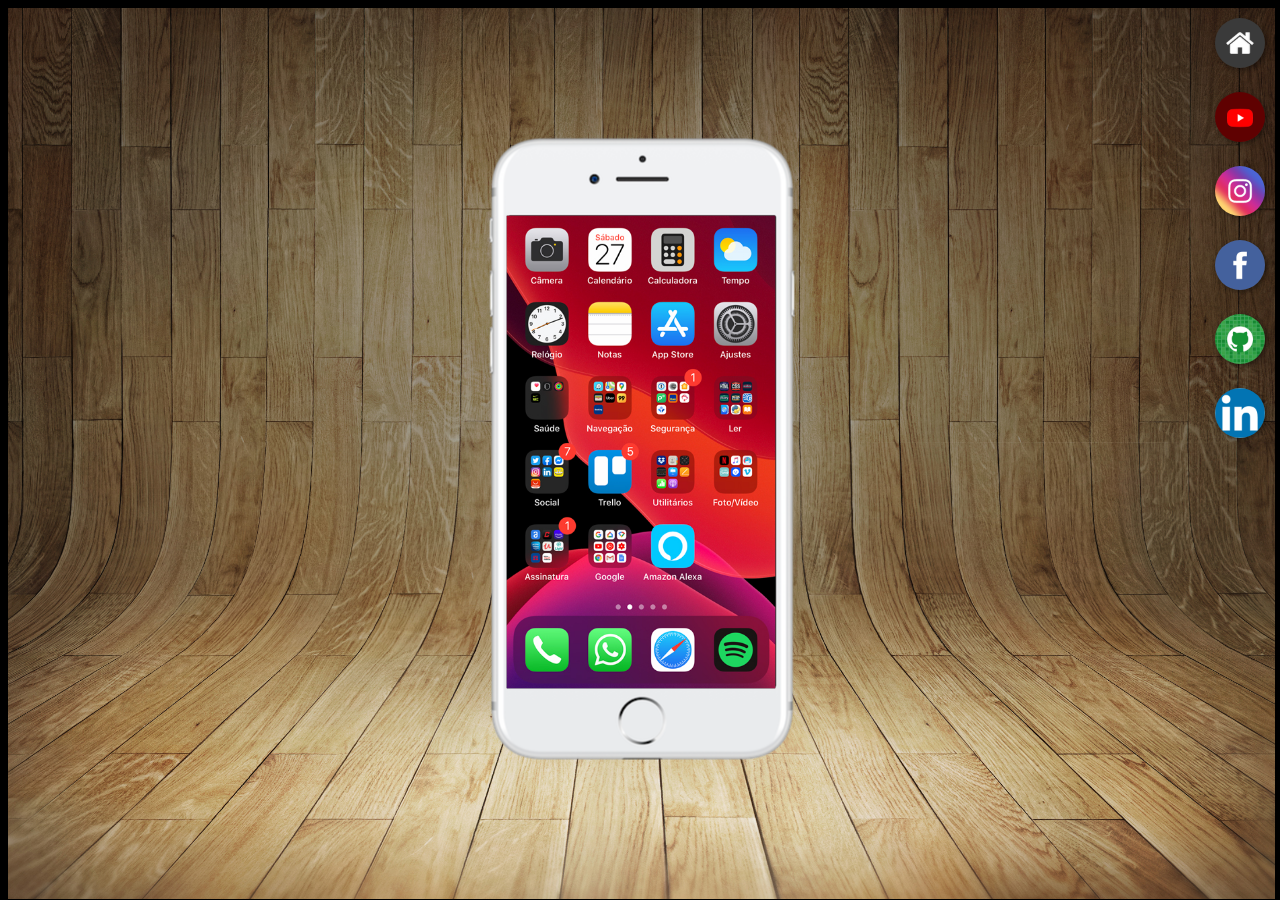
<file: index.html>
<!DOCTYPE html>
<html lang="pt-br">
<head>
    <meta charset="UTF-8">
    <meta name="viewport" content="width=device-width, initial-scale=1.0">
    <link rel="shortcut icon" href="favicon.ico" type="image/x-icon">
    <link rel="stylesheet" href="estilos/style.css">
    <title>Projeto redes sociais</title>

</head>
<body>
    <main>
        <section id="telefone">
            <iframe src="home.html" name="tela" id="tela"
             frameborder="0">
            Seu navegador não é compatível com isso.
            </iframe>
        </section>

        <section id="redes-sociais">
            <a href="home.html" target="tela"><img src="imagens/logo-home.jpg" alt="Home"></a><br>
            <a href="youtube.html" target="tela"><img src="imagens/logo-youtube.jpg" alt="youtube"></a><br>
            <a href="instagram.html" target="tela"><img src="imagens/logo-instagram.jpg" alt="Instagram"></a><br>
            <a href="facebok.html" target="tela"><img src="imagens/logo-facebook.jpg" alt="facebook"></a><br>
            <a href="github.html" target="tela"><img src="imagens/logo-github.jpg" alt="github"></a><br>
            <a href="linkedin.html" target="tela"><img src="imagens/LinkedIn_logo_initials.jpg" alt="LinkedIn"></a>
            
        </section>
    </main>
    
</body>
</html>
</file>
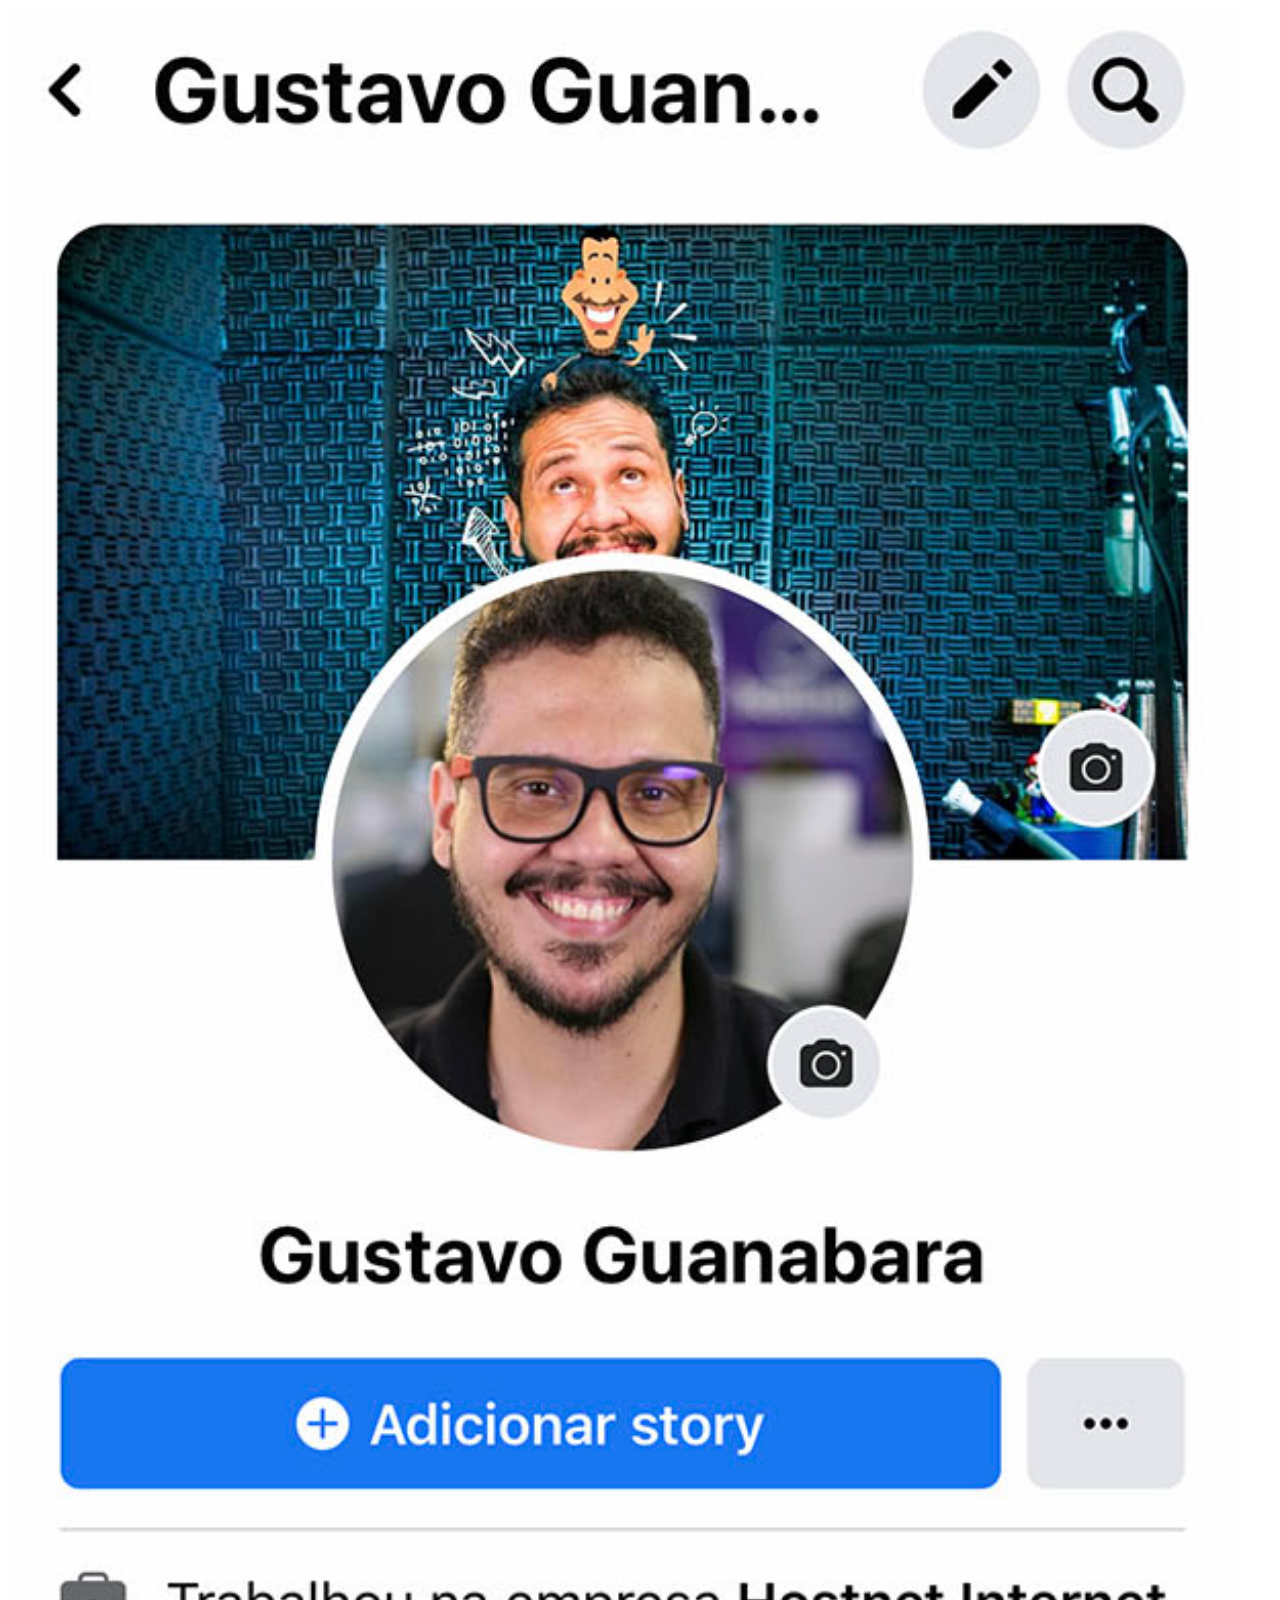
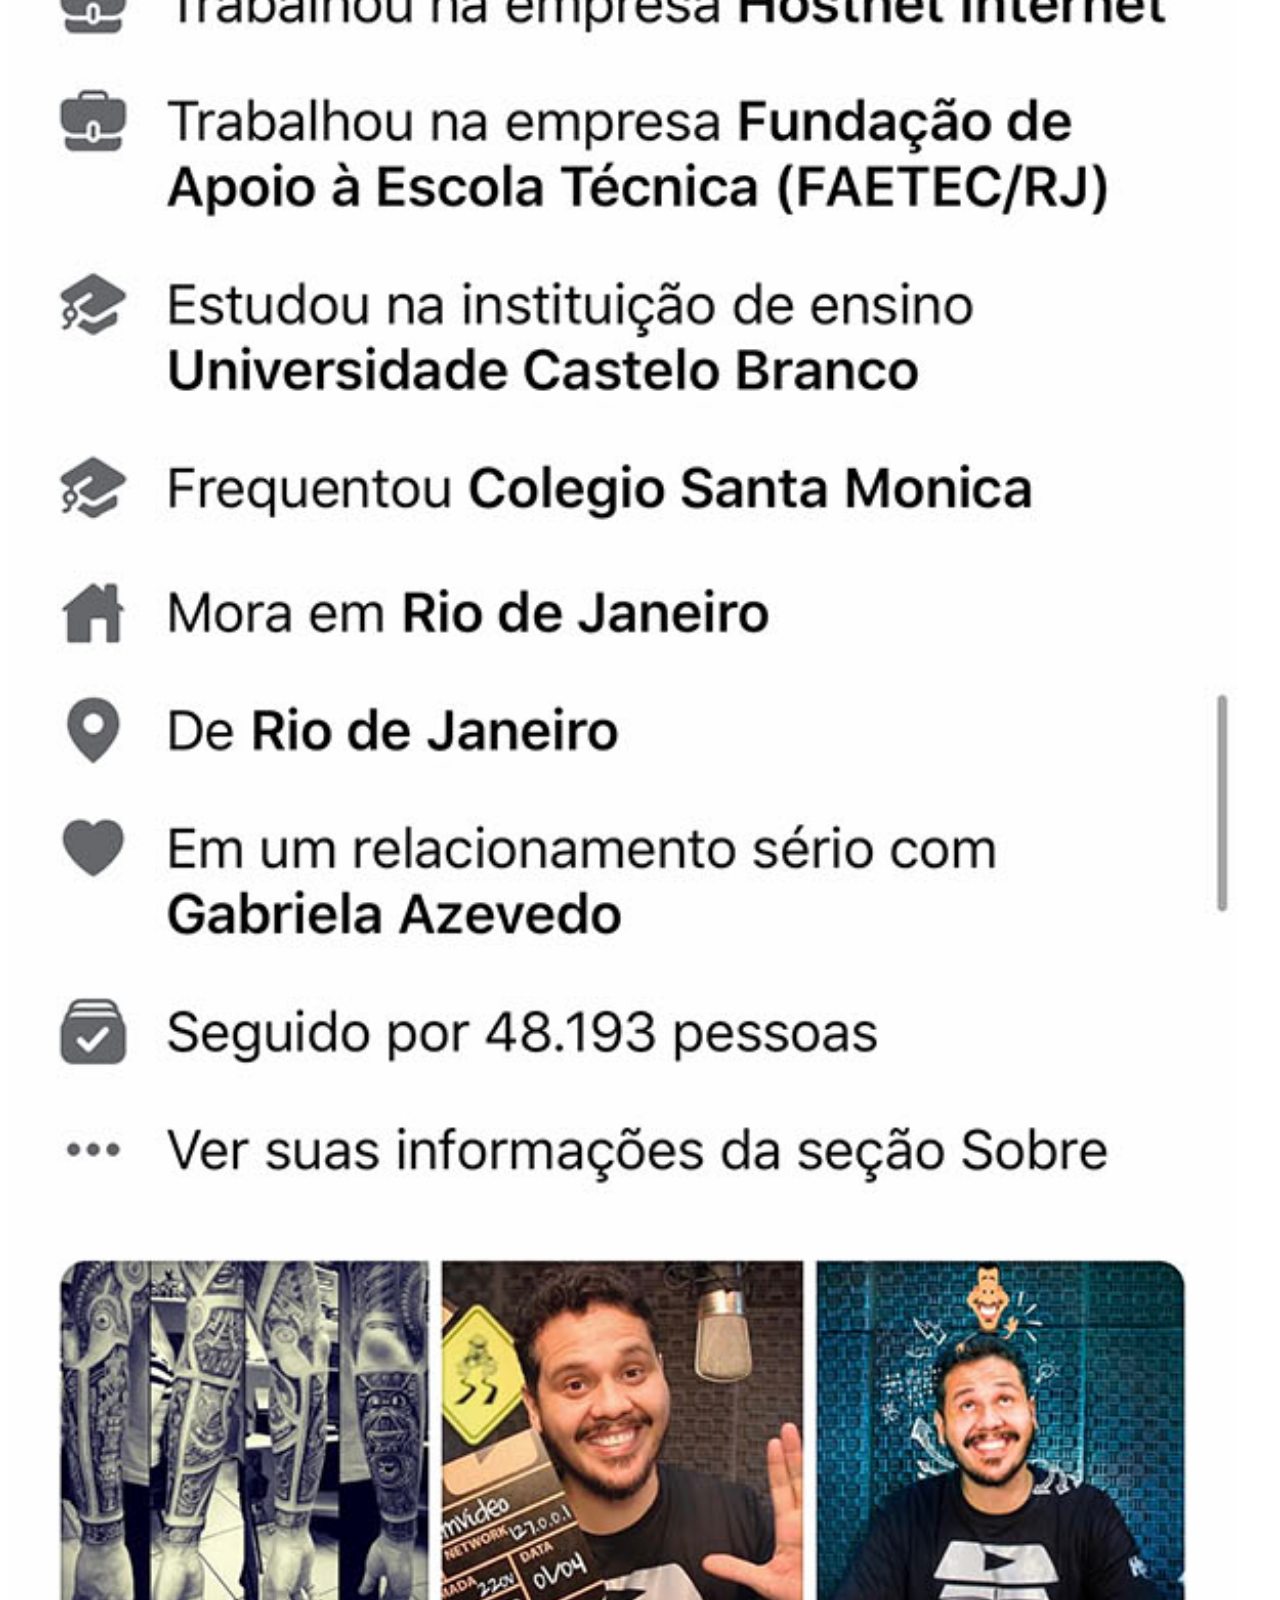
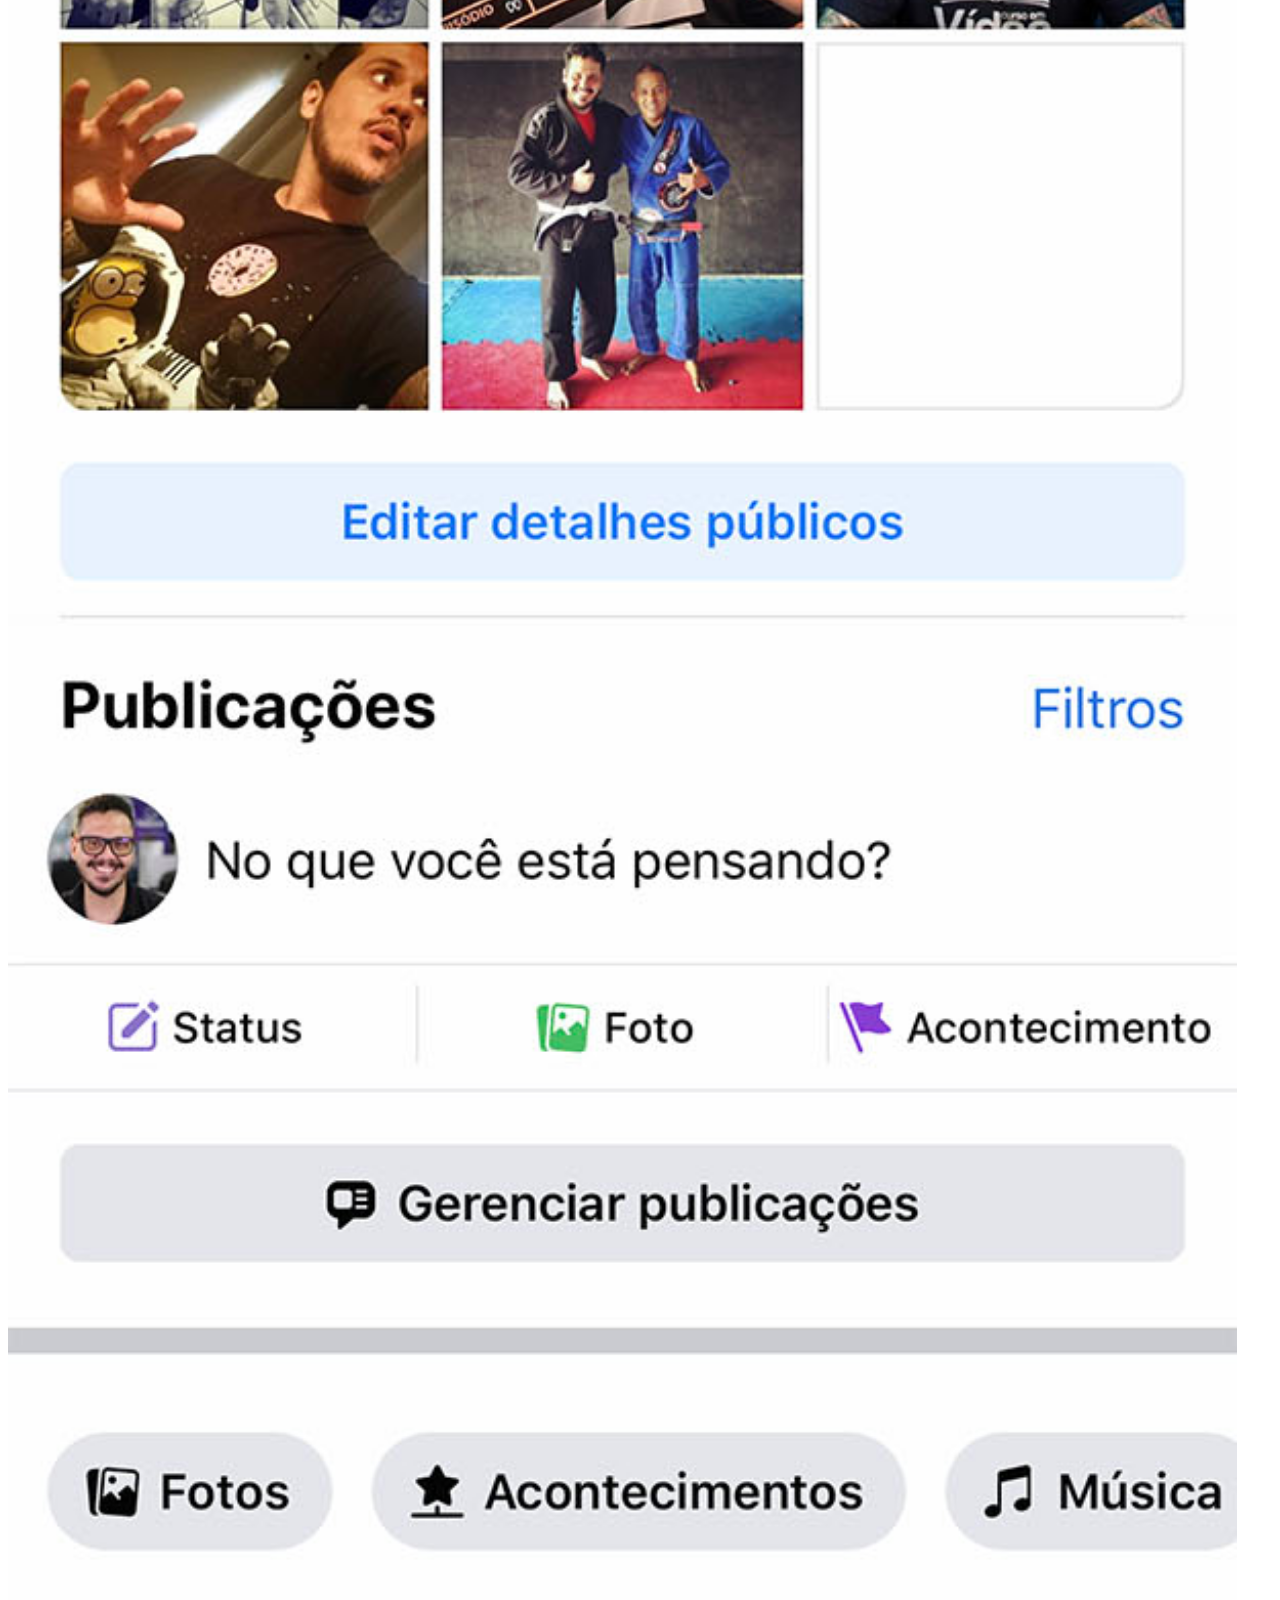
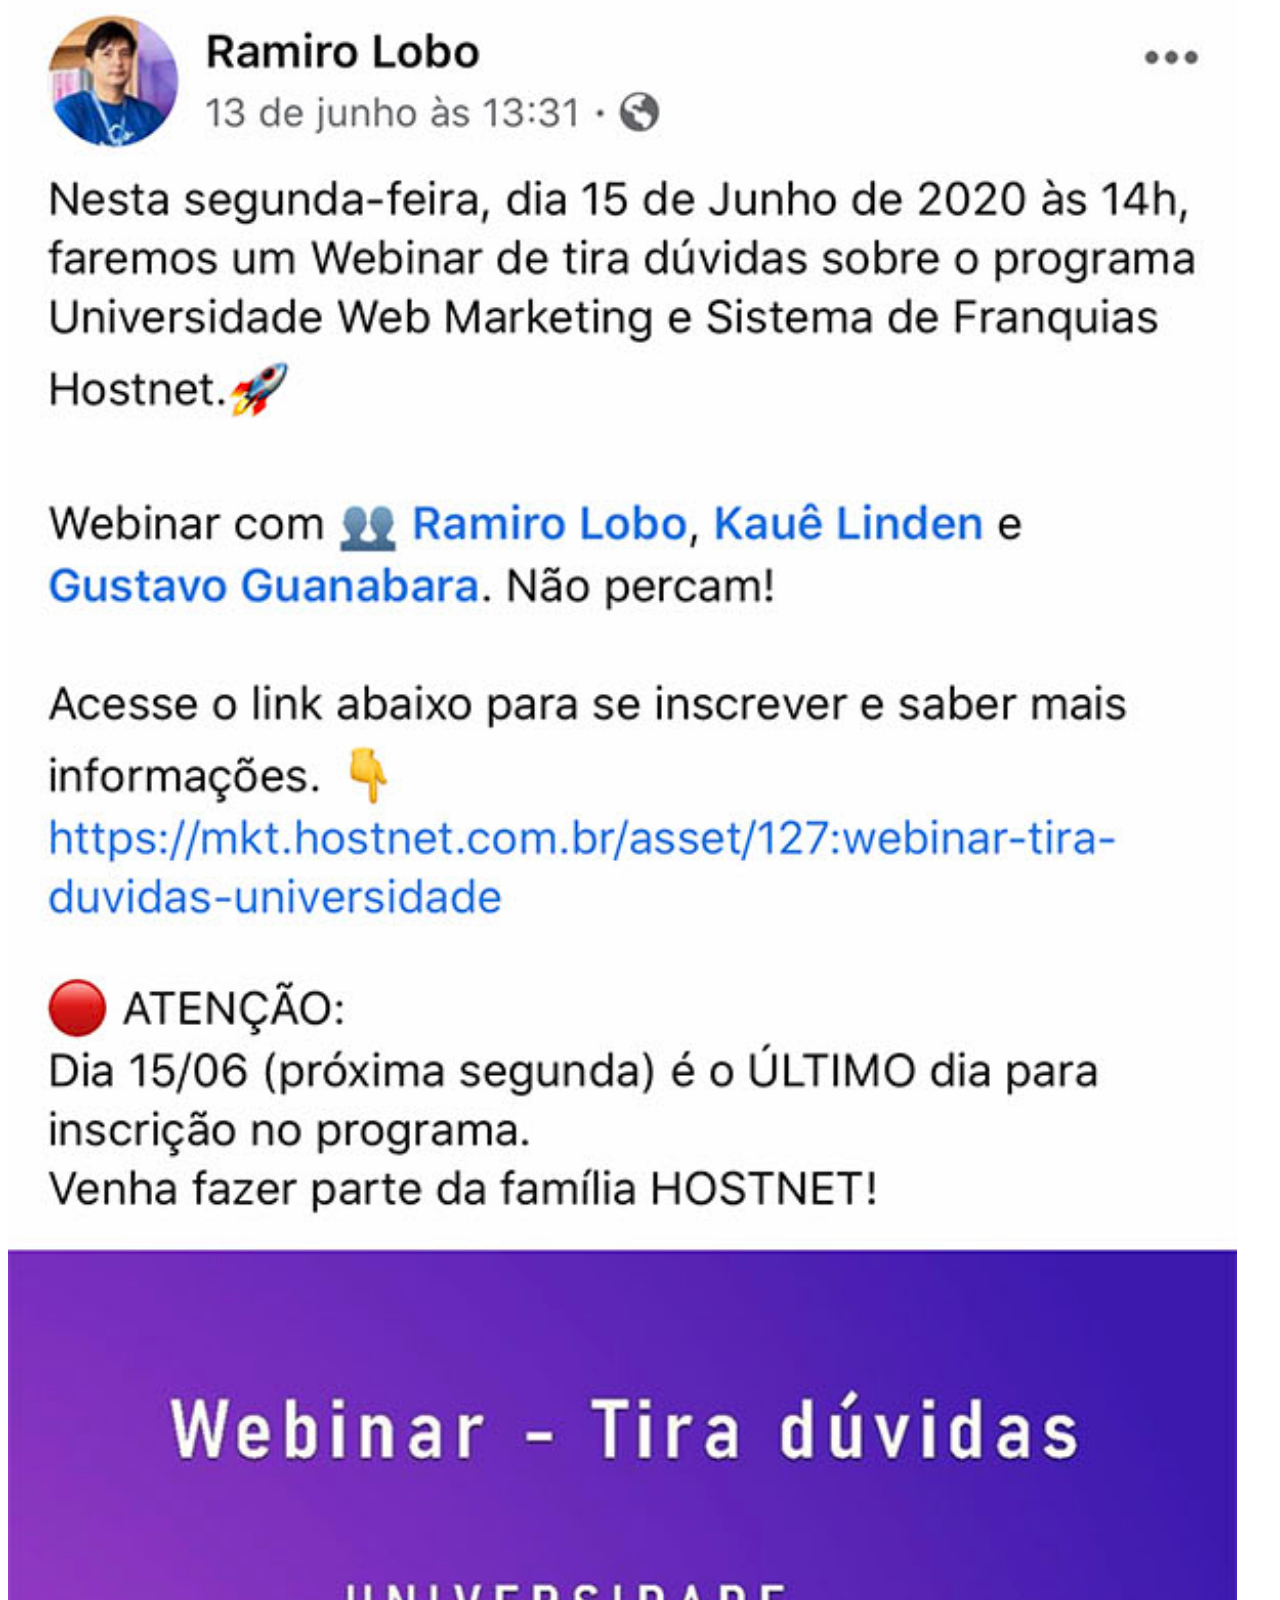
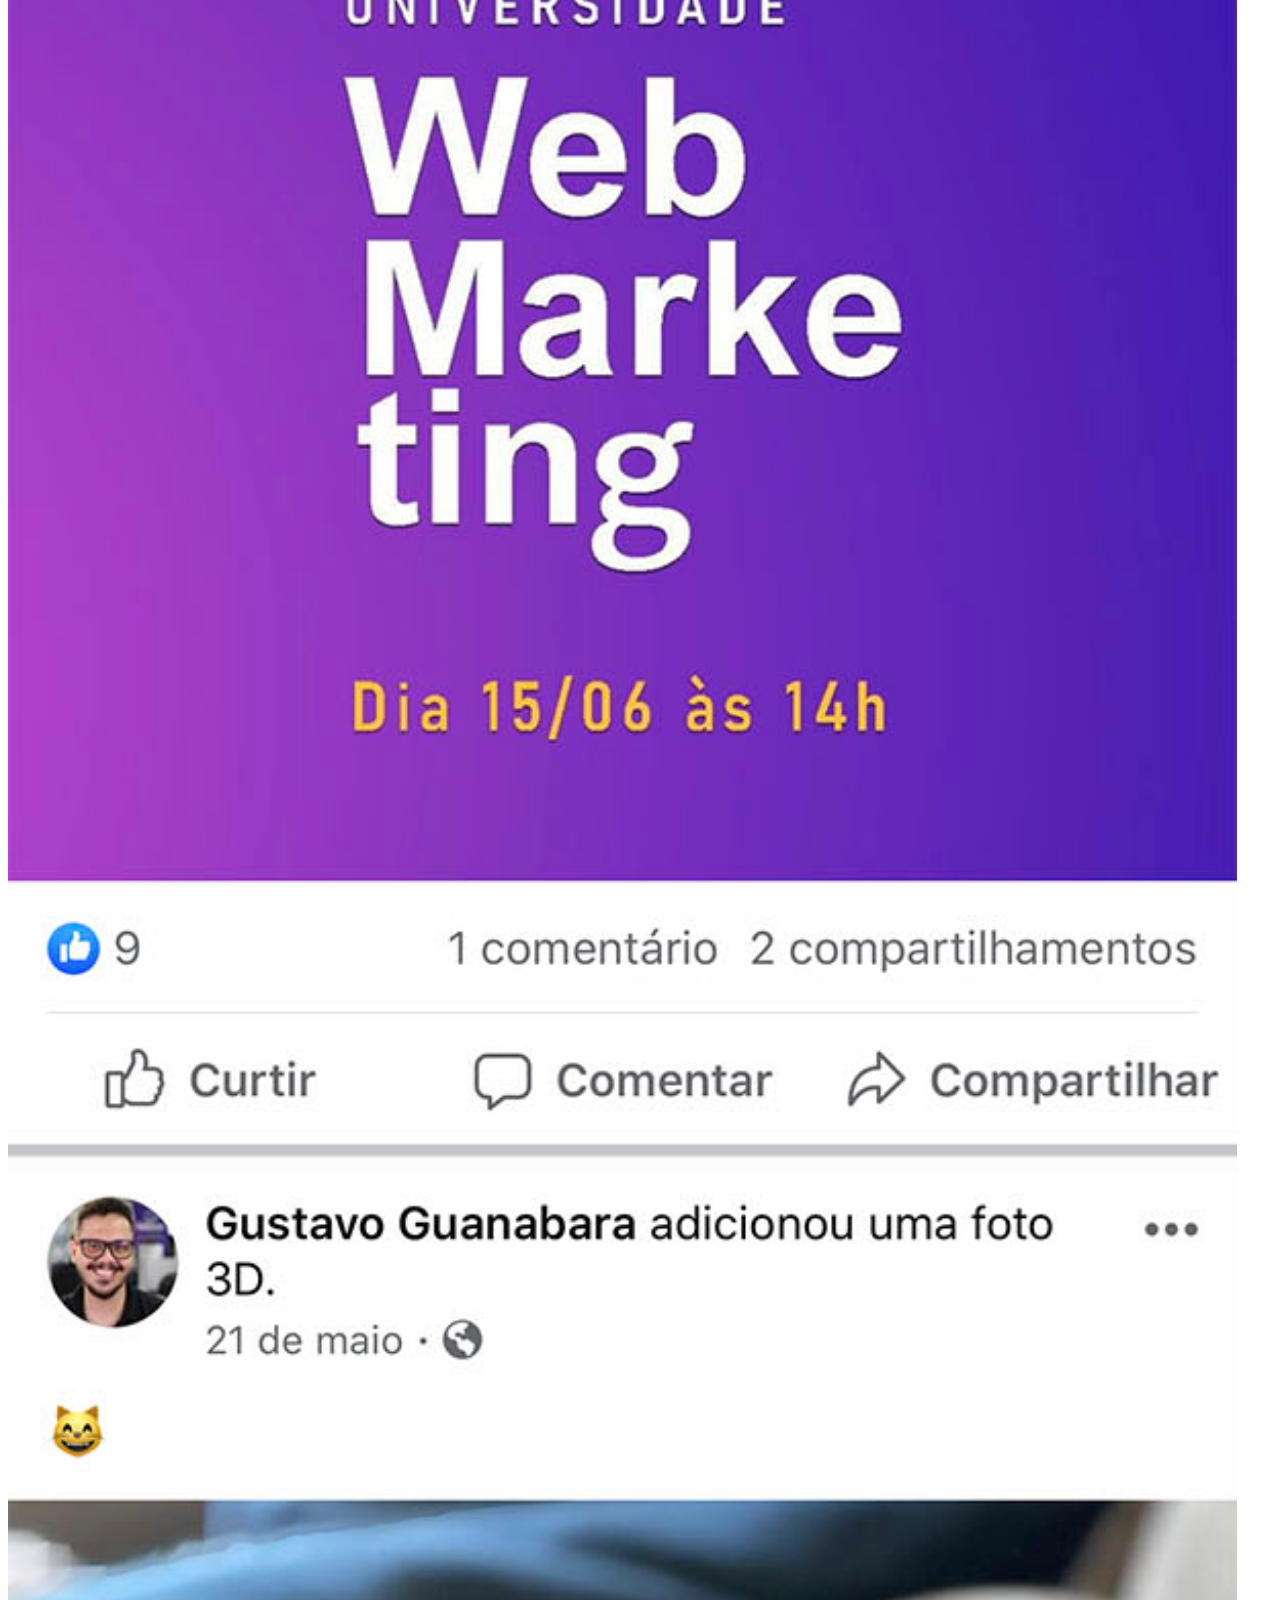
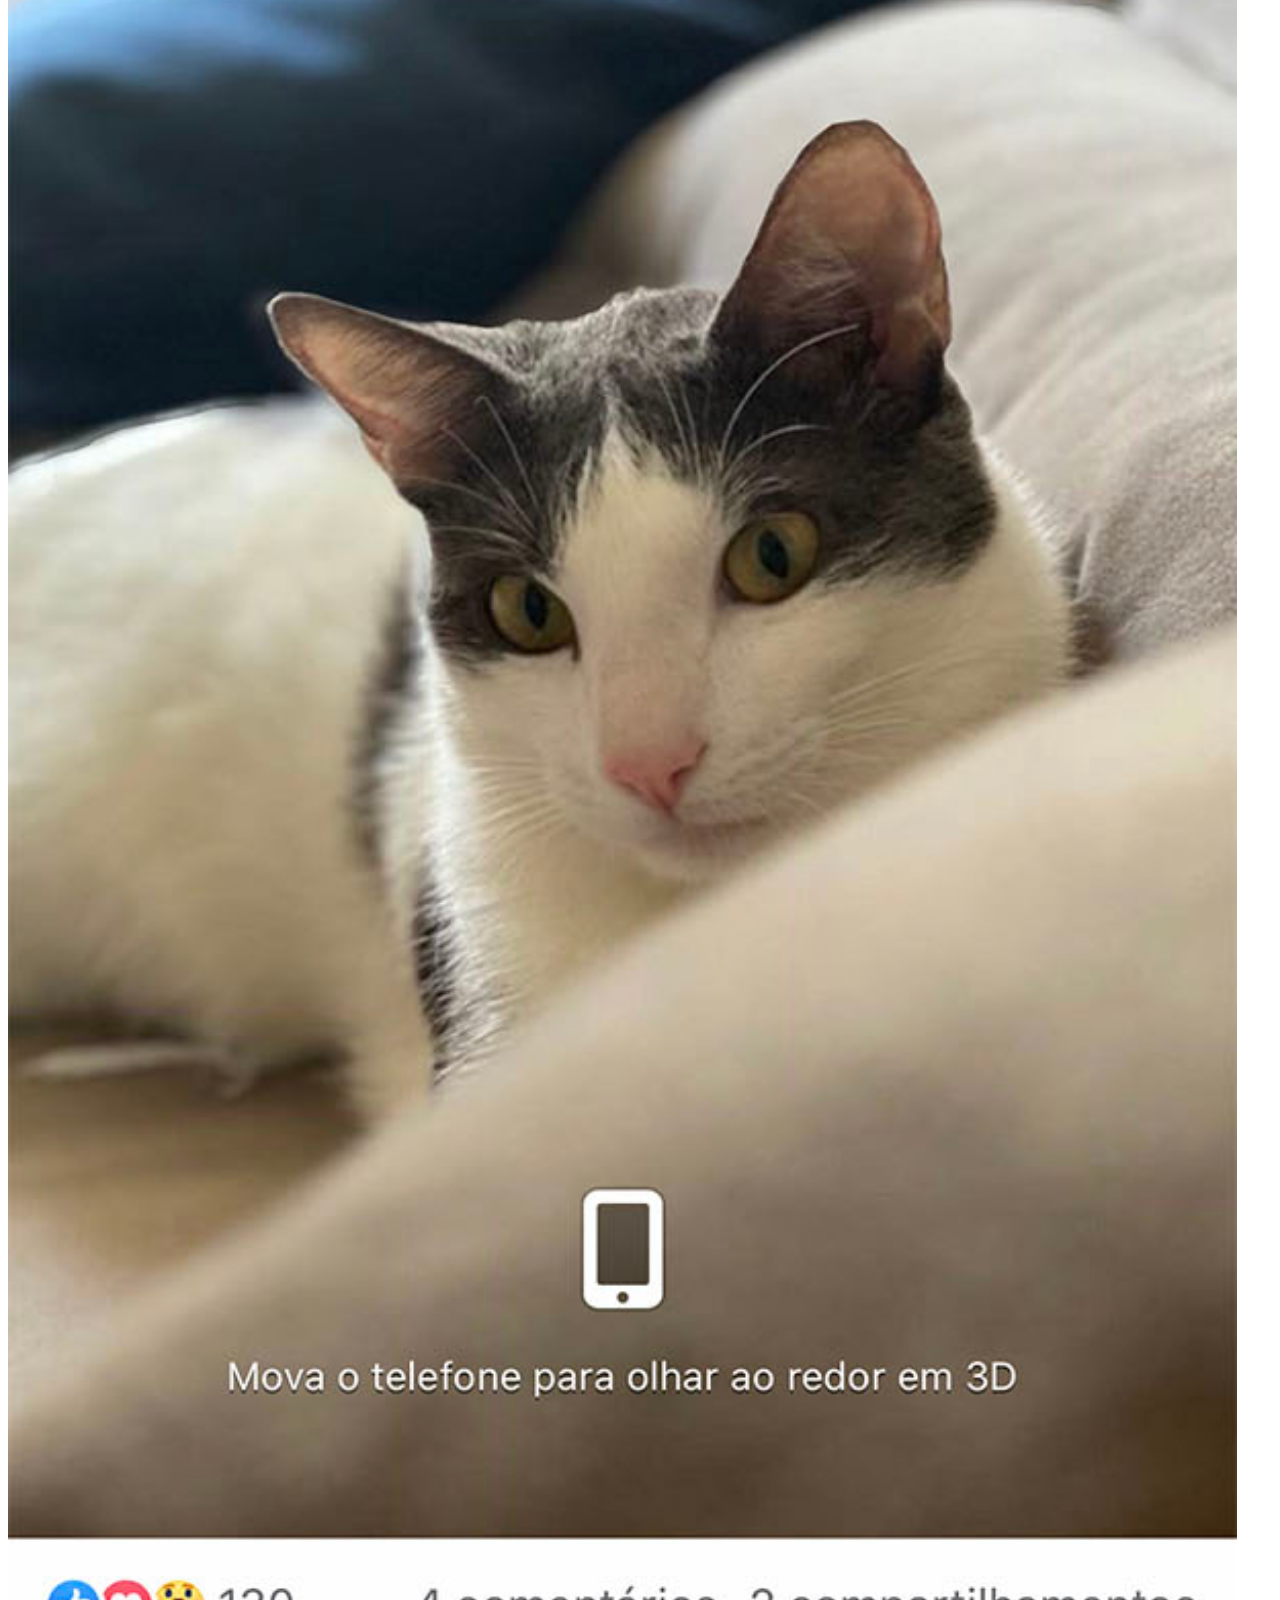
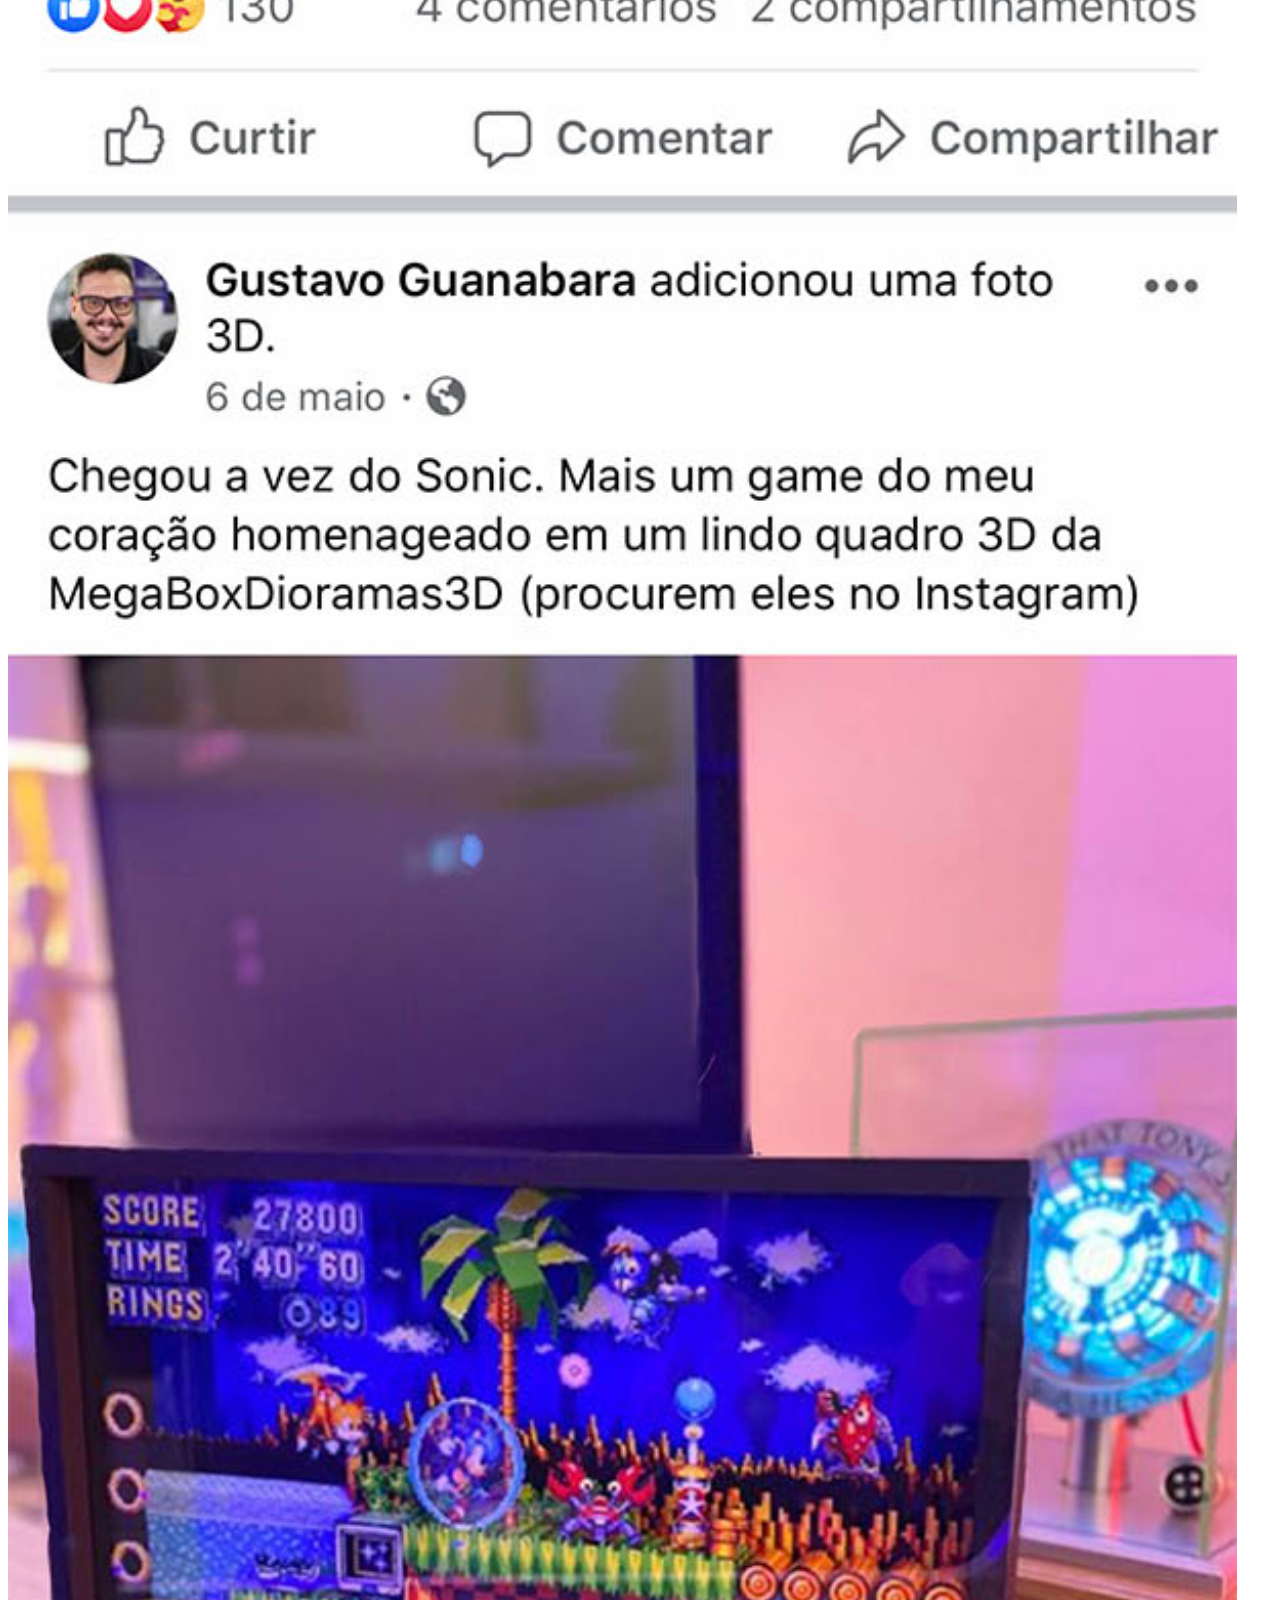
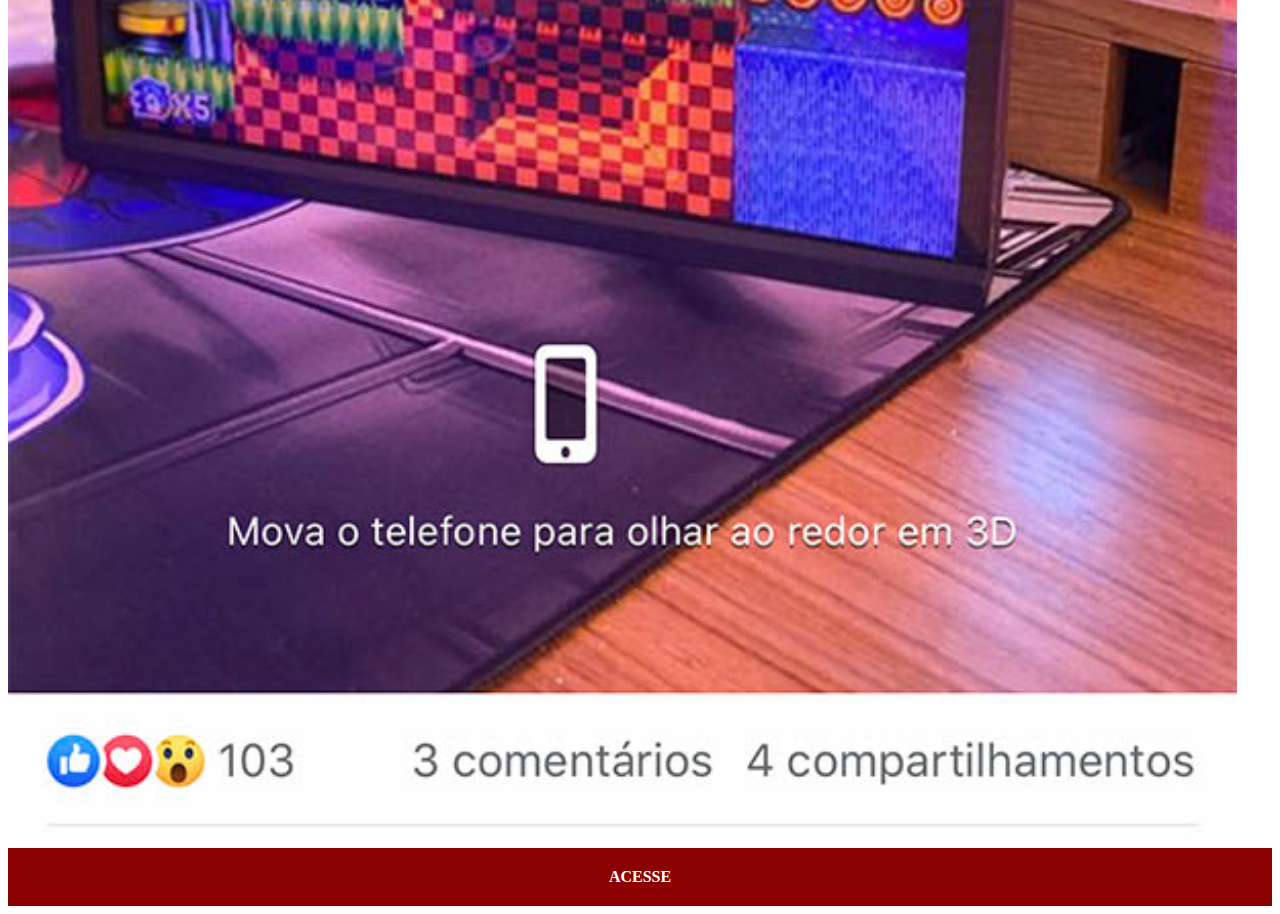
<file: facebok.html>
<!DOCTYPE html>
<html lang="pt-br">
<head>
    <meta charset="UTF-8">
    <meta name="viewport" content="width=device-width, initial-scale=1.0">
    <title>FaceBook</title>
    <link rel="stylesheet" href="estilos/social.css">
   
</head>
<body>
    <img src="imagens/tela-facebook.jpg" alt="YouTube">
    <a href="https://www.facebook.com/VictorHenrique0906" target="_blank">ACESSE</a>
    
</body>
</html>
</file>
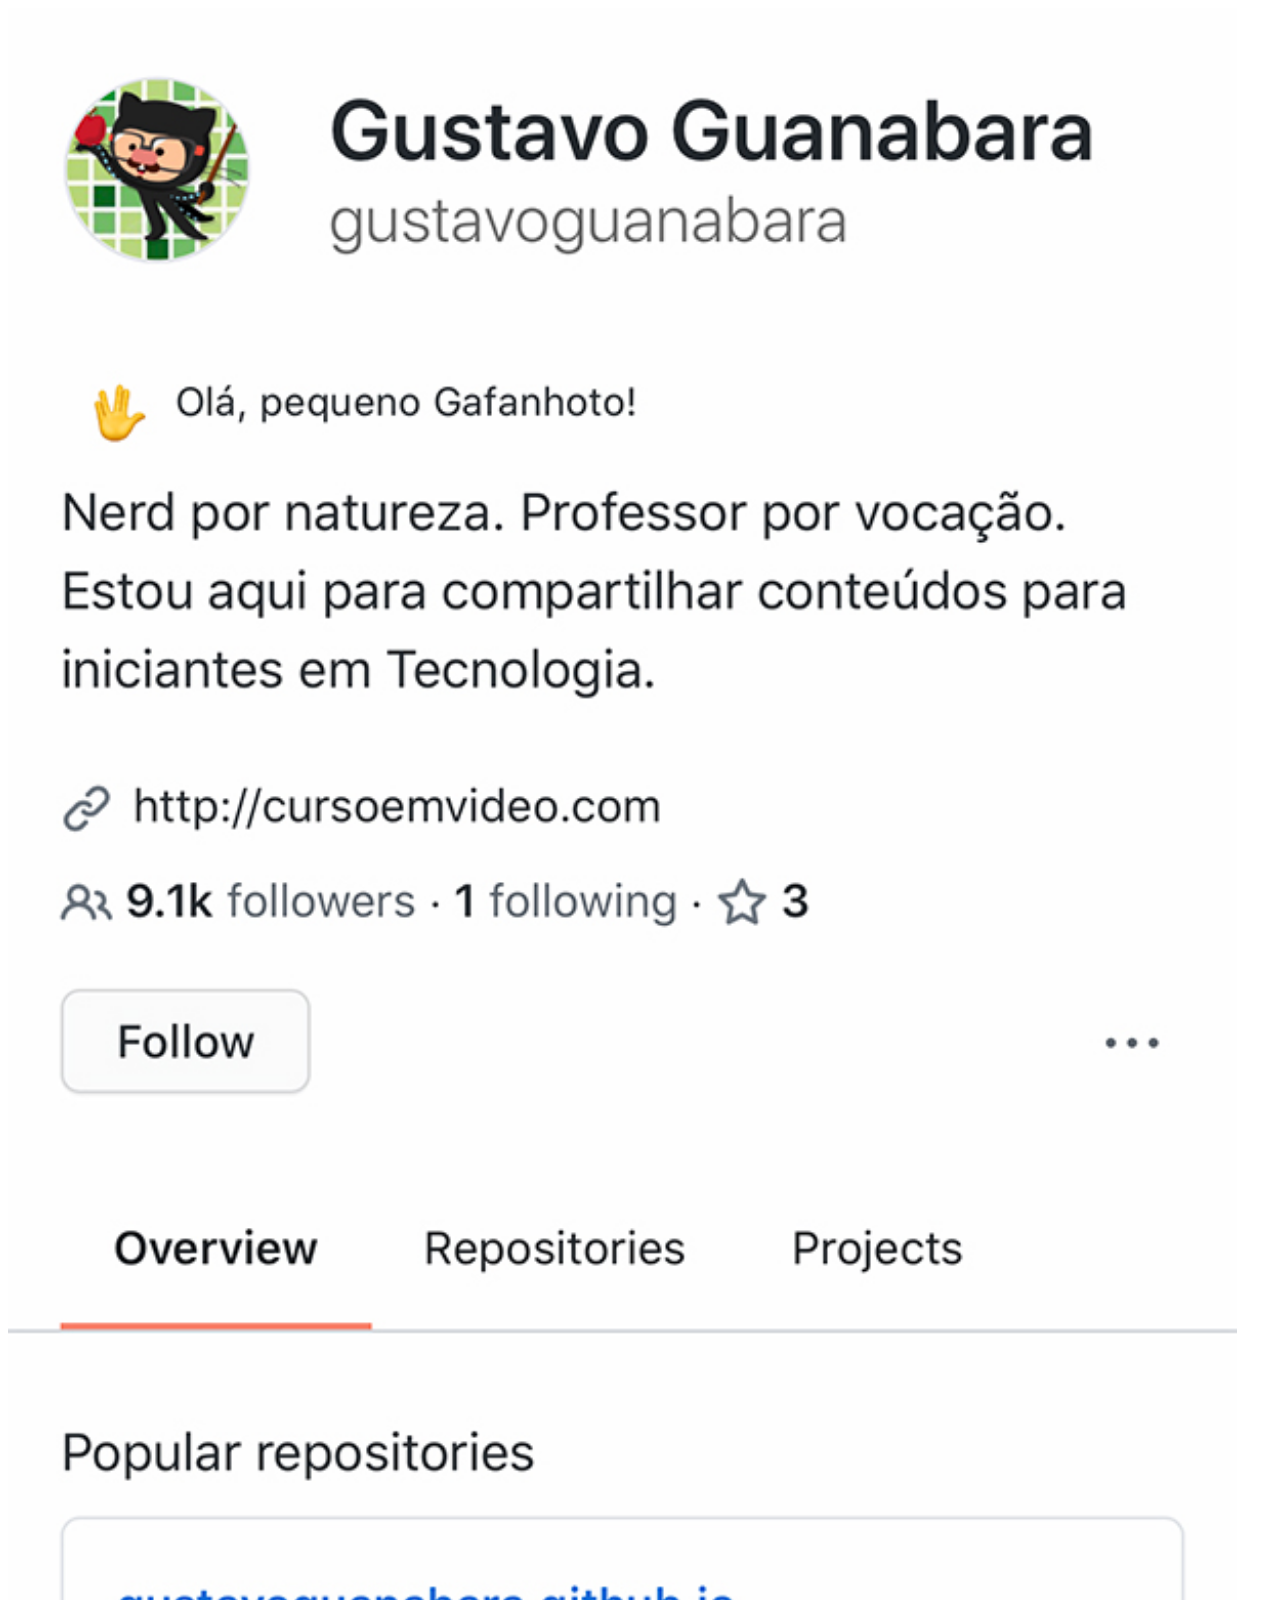
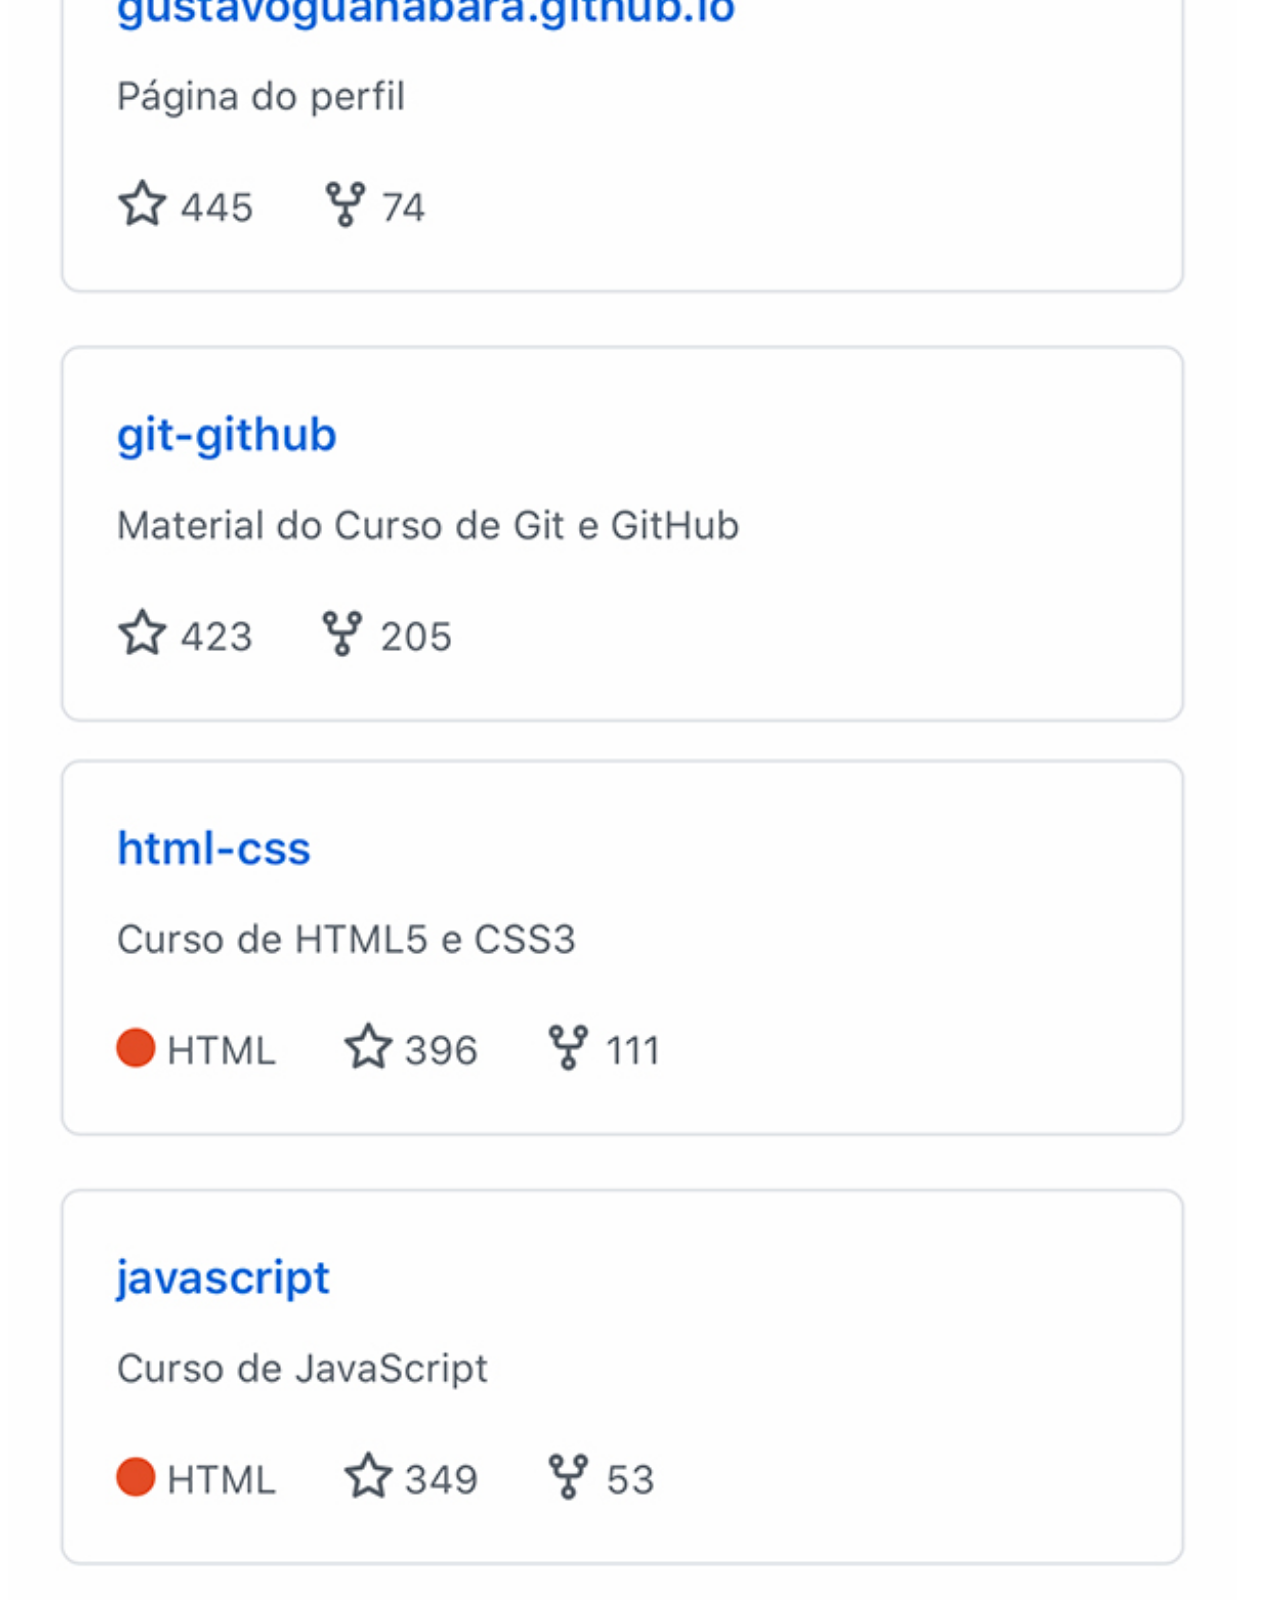
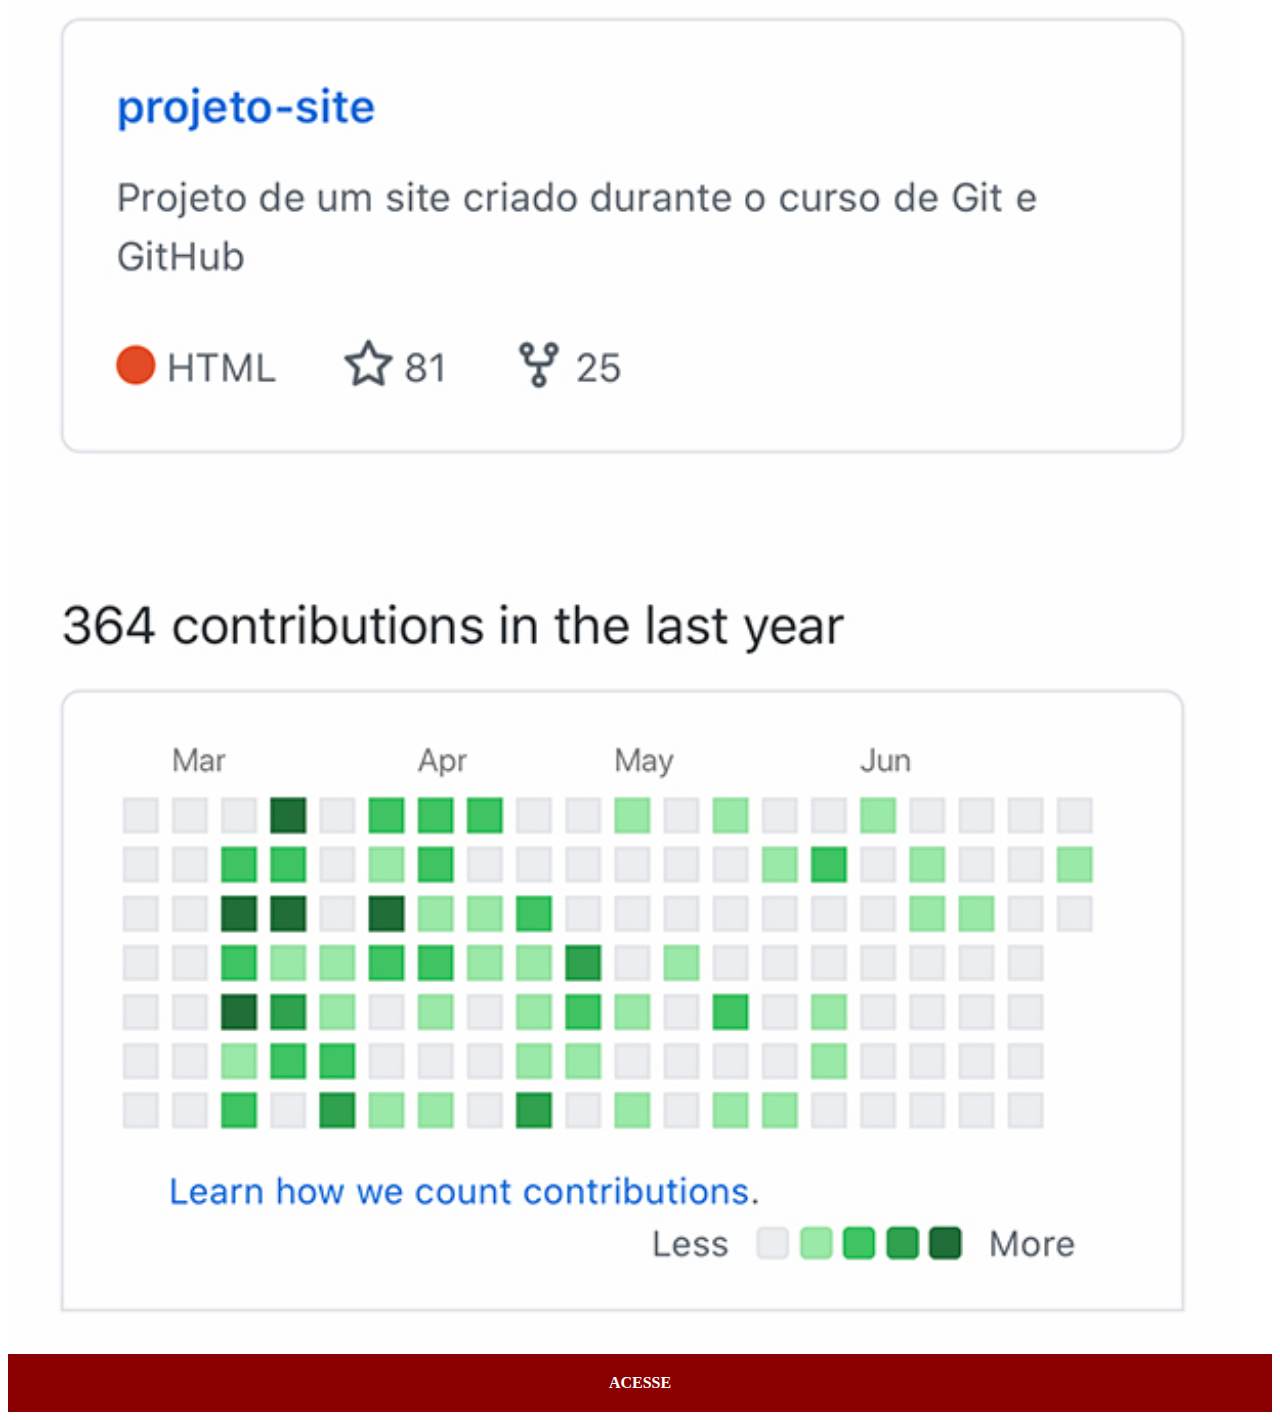
<file: github.html>
<!DOCTYPE html>
<html lang="pt-br">
<head>
    <meta charset="UTF-8">
    <meta name="viewport" content="width=device-width, initial-scale=1.0">
    <title>GitHub</title>
    <link rel="stylesheet" href="estilos/social.css">
   
</head>
<body>
    <img src="imagens/tela-github.jpg" alt="GitHub">
    <a href="https://github.com/VictorHBA" target="_blank">ACESSE</a>
    
</body>
</html>
</file>
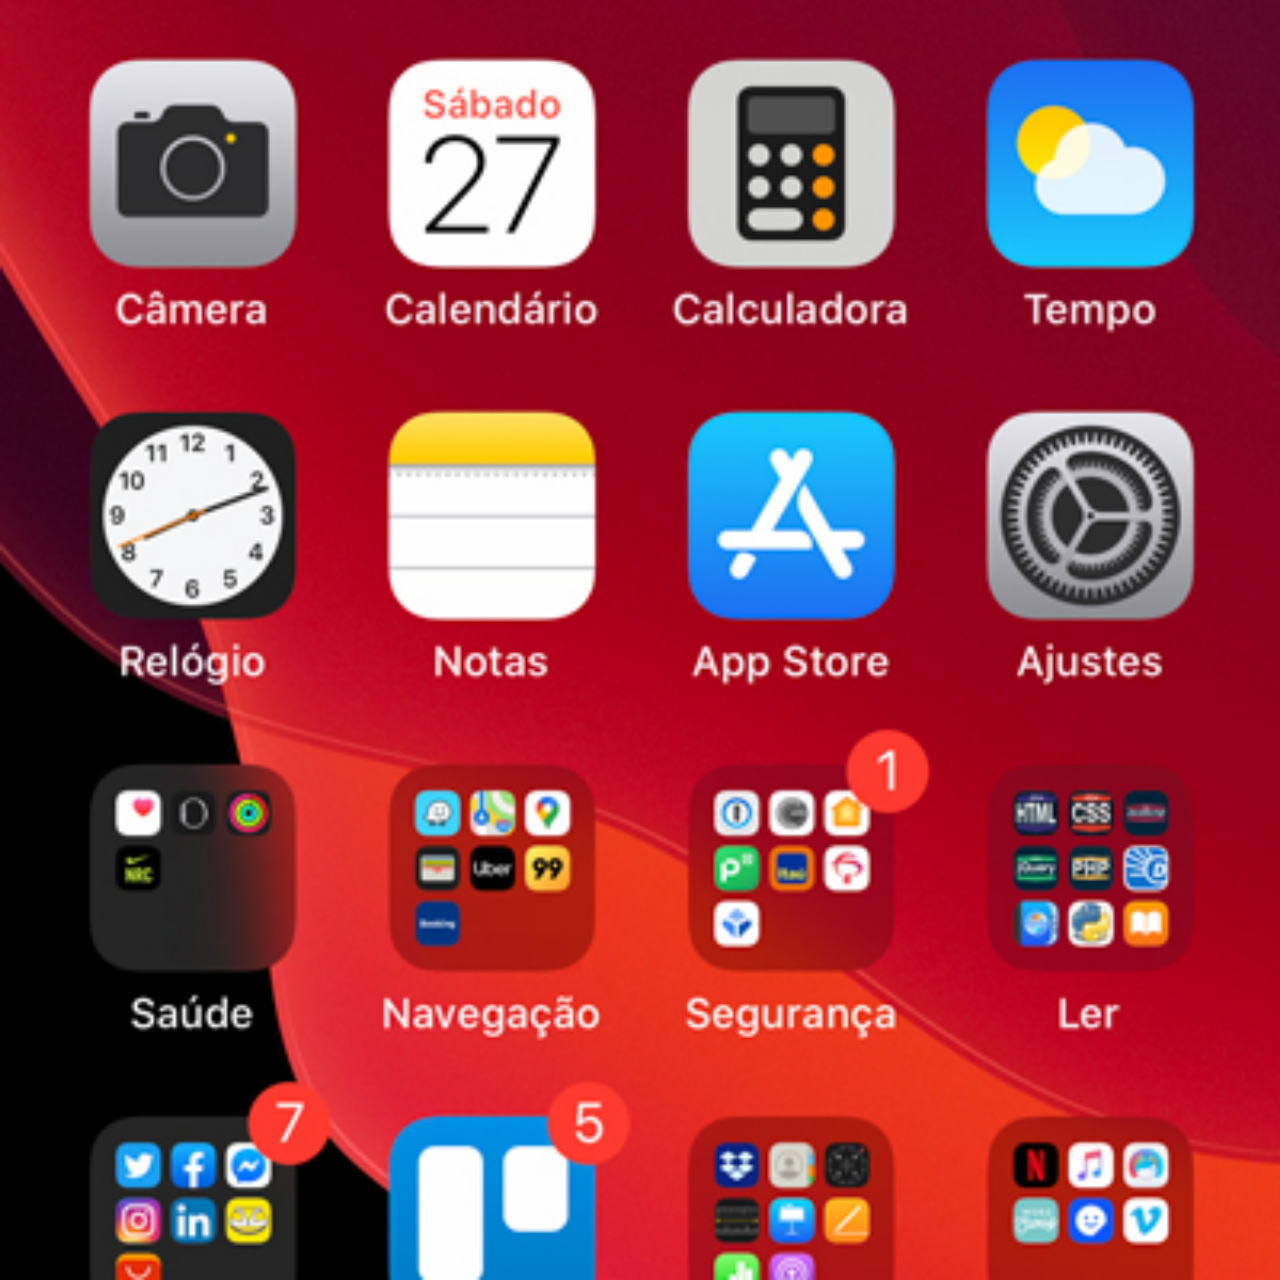
<file: home.html>
<!DOCTYPE html>
<html lang="pt-br">
<head>
    <meta charset="UTF-8">
    <meta name="viewport" content="width=device-width, initial-scale=1.0">
    <title>Home</title>
</head>
<style>
    *{
        margin: 0px;
        padding: 0px;
    }

    body{
        width: 100vw;
        height: 100vw;
        background: black url('imagens/tela-home.jpg') no-repeat top center;
        background-size: cover;
    }
</style>

<body>
    
</body>
</html>
</file>
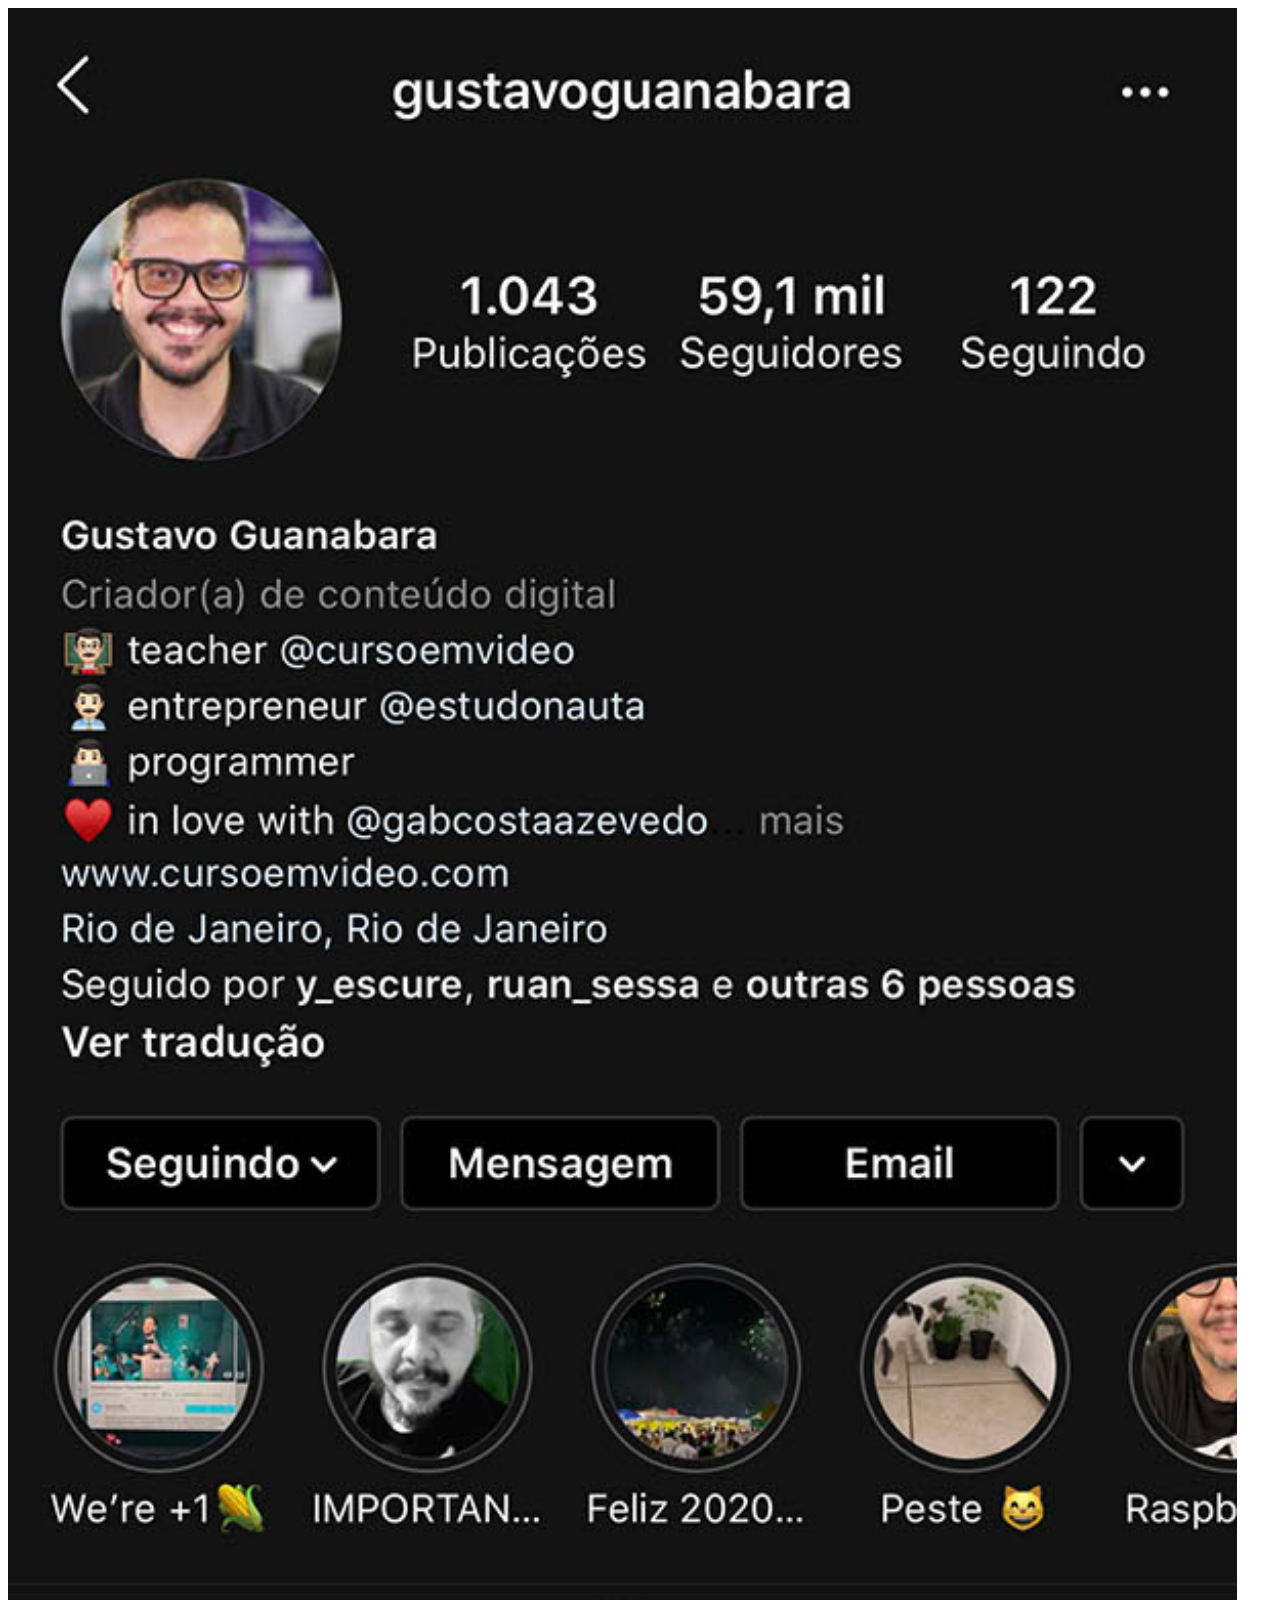
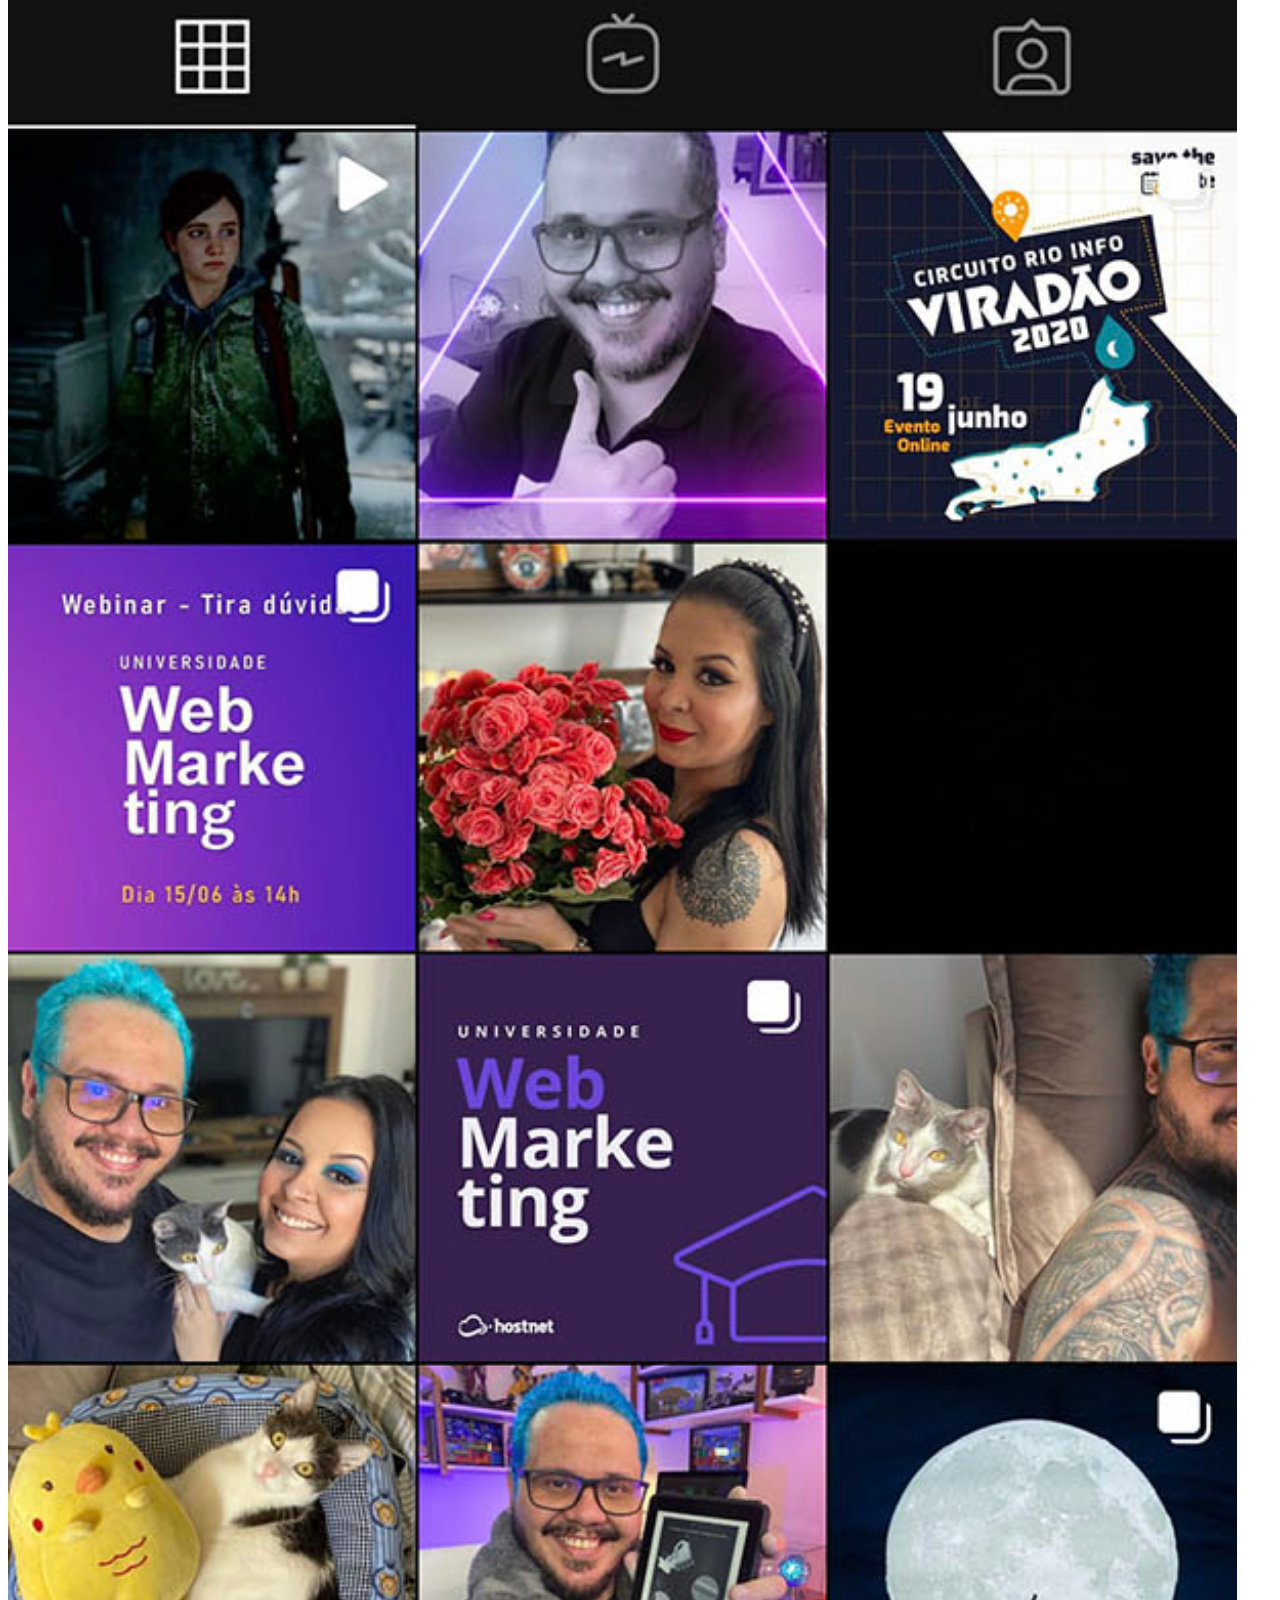
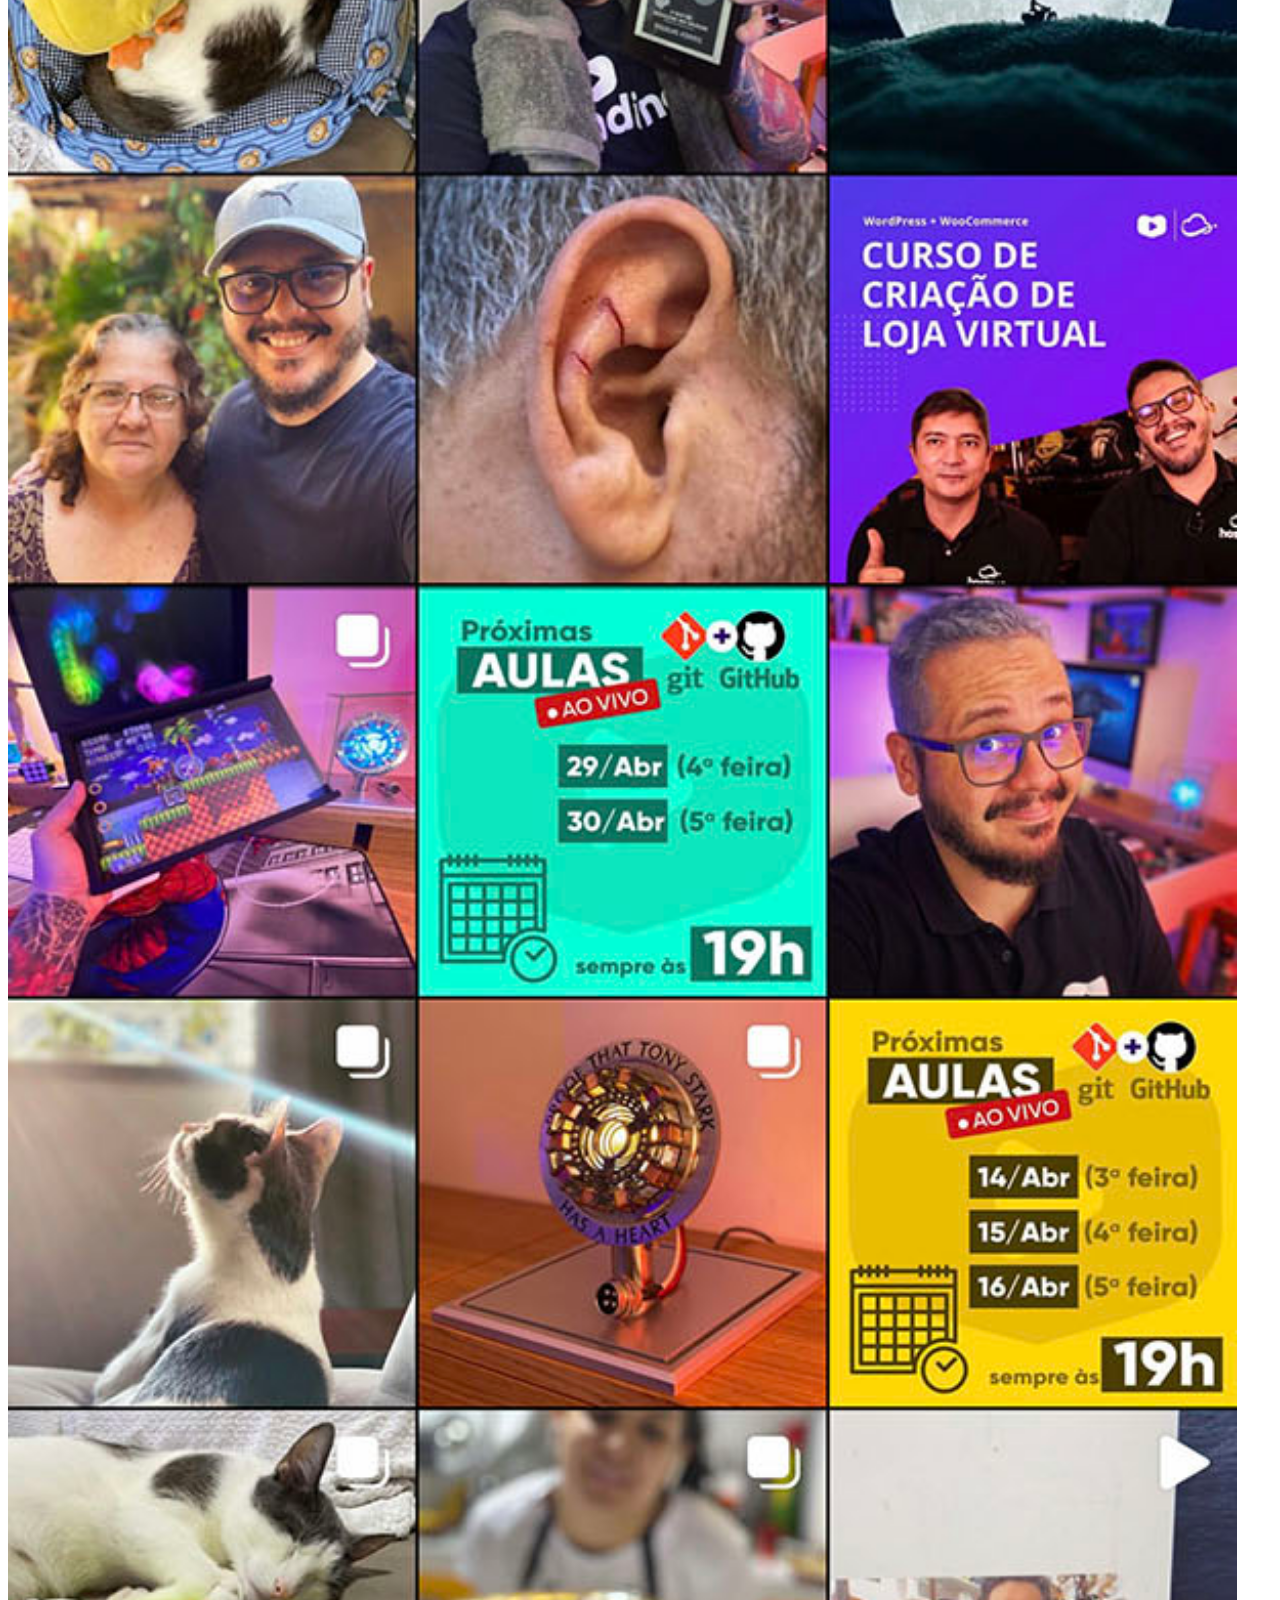
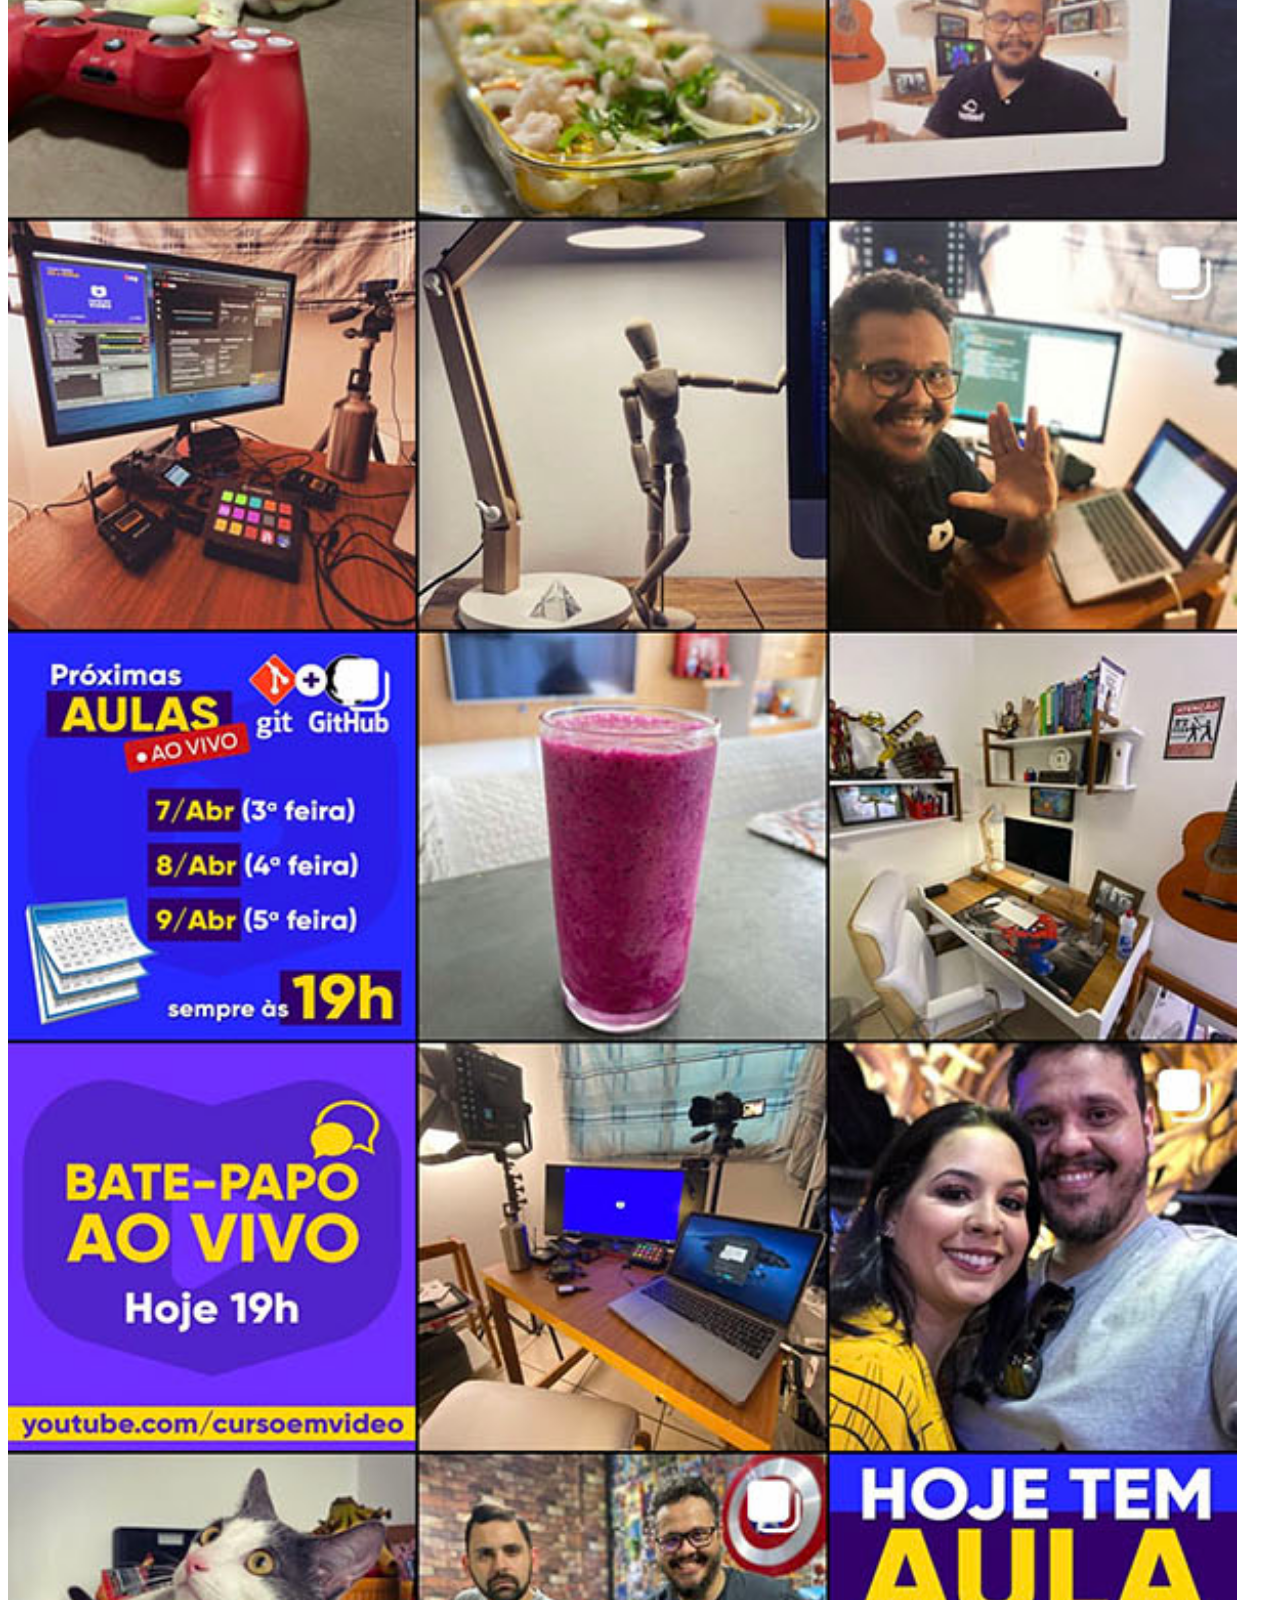
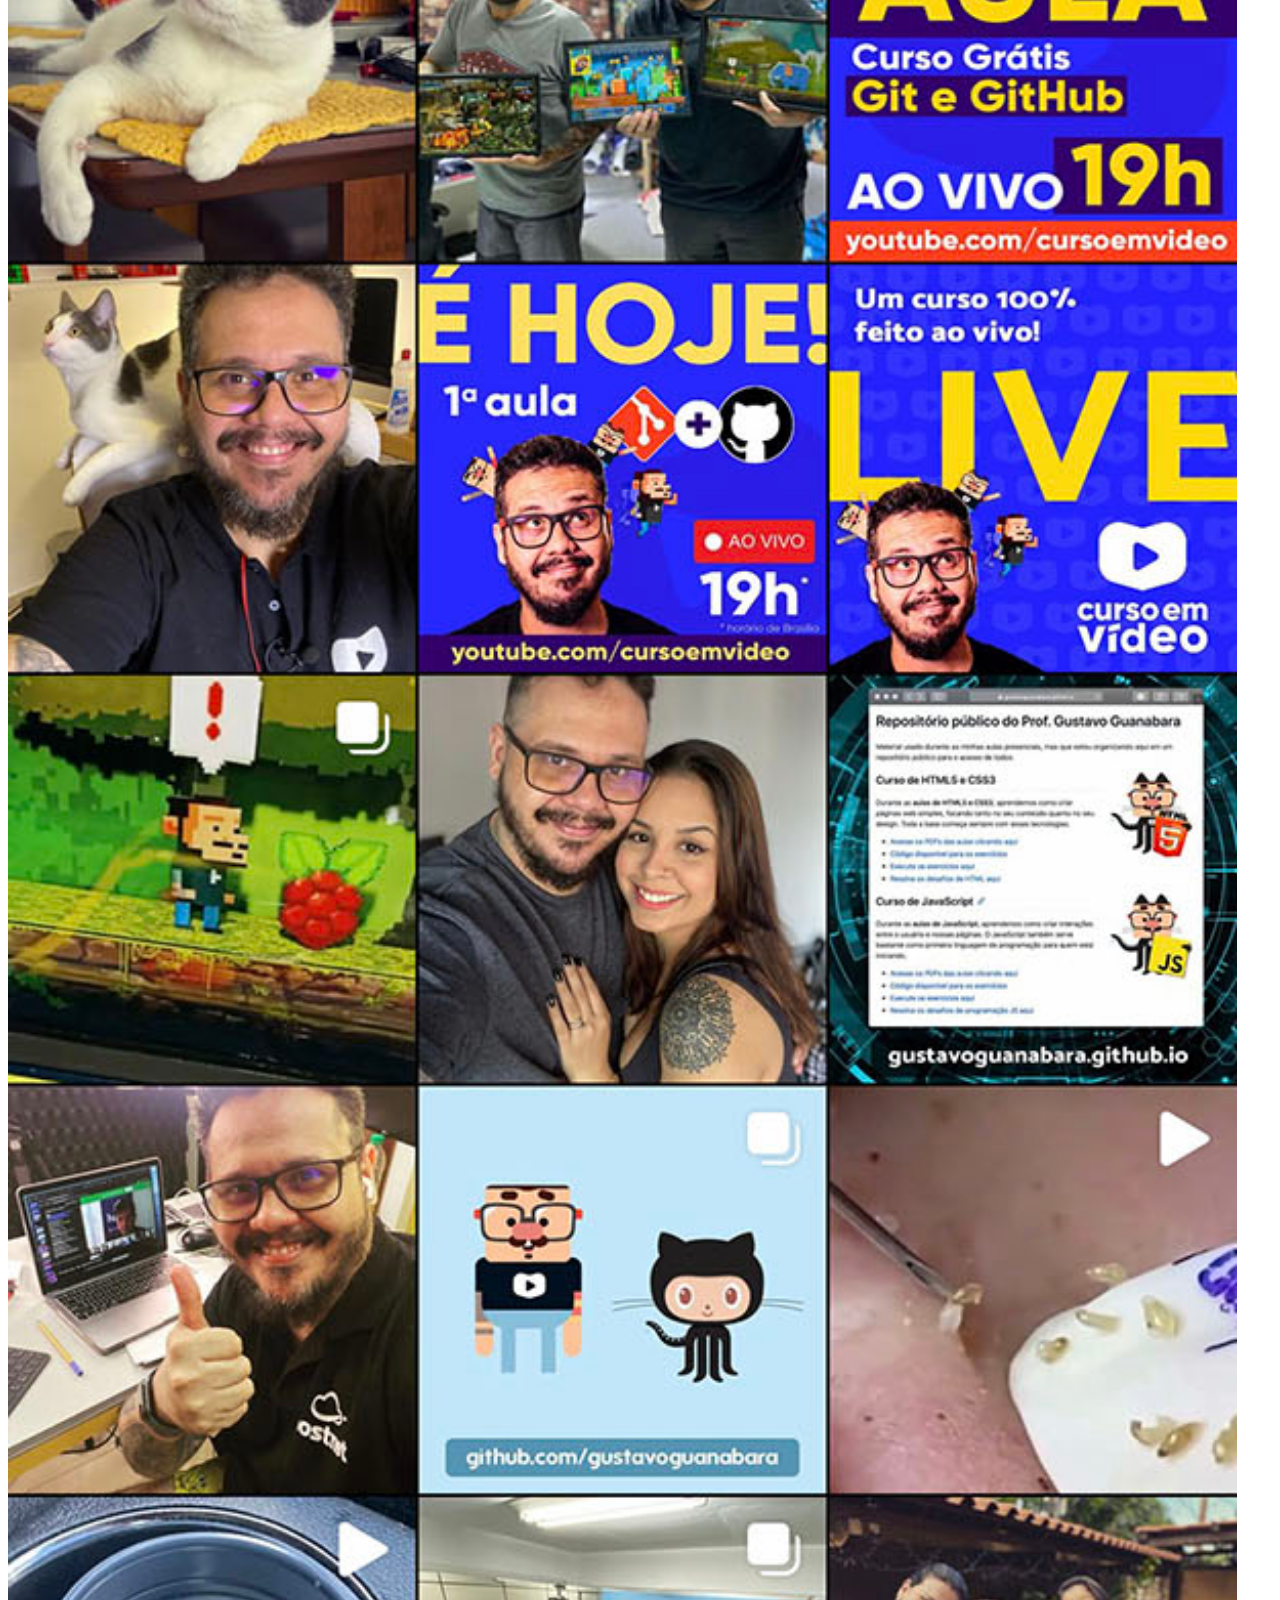
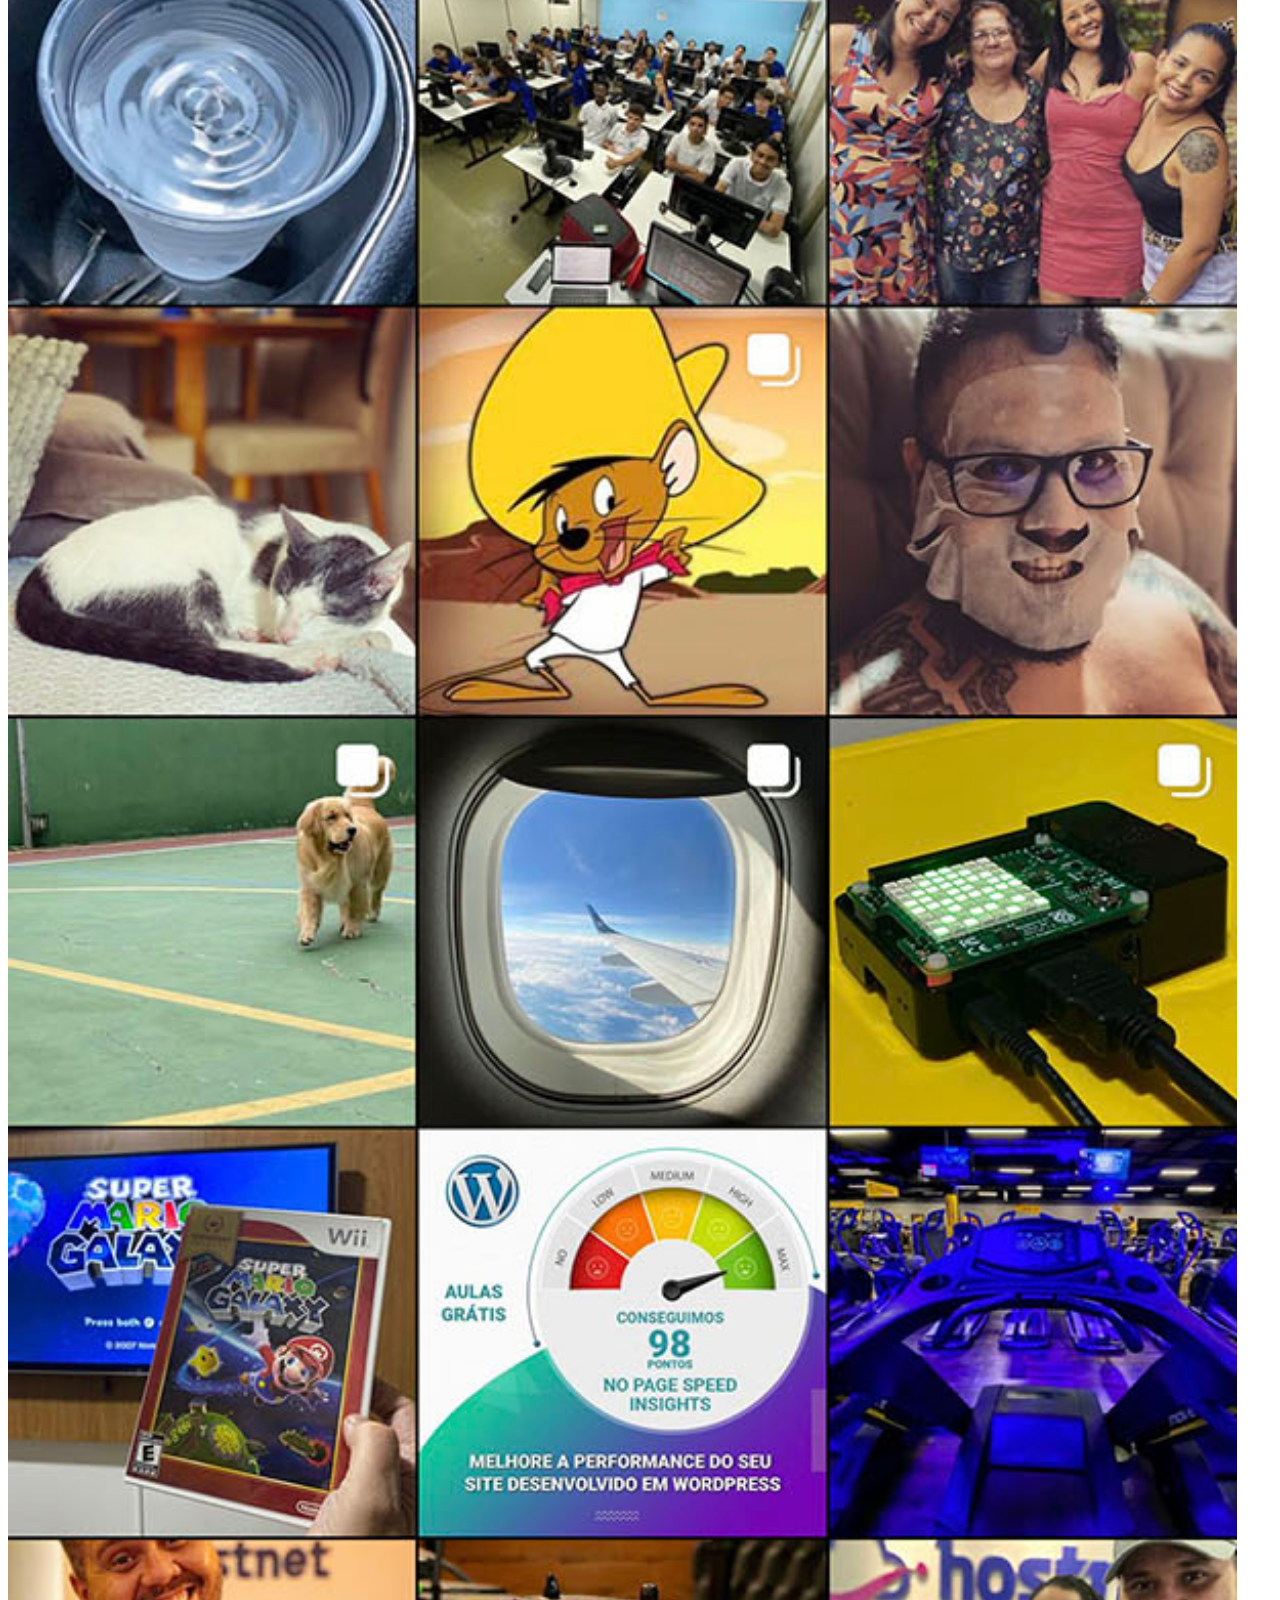
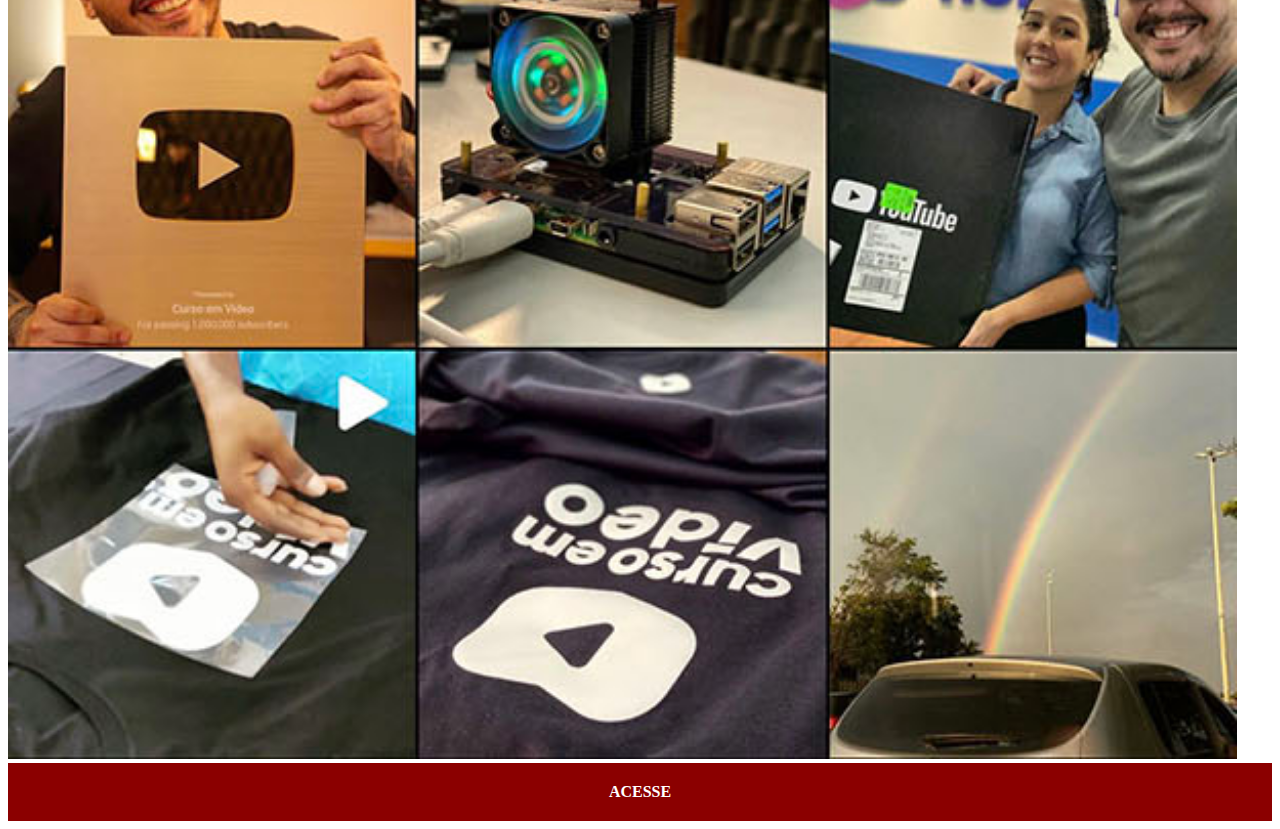
<file: instagram.html>
<!DOCTYPE html>
<html lang="pt-br">
<head>
    <meta charset="UTF-8">
    <meta name="viewport" content="width=device-width, initial-scale=1.0">
    <title>Instagram</title>
    <link rel="stylesheet" href="estilos/social.css">
   
</head>
<body>
    <img src="imagens/tela-instagram.jpg" alt="Instagram">
    <a href="https://www.instagram.com/viictor_henriiq/" target="_blank">ACESSE</a>
    
</body>
</html>
</file>
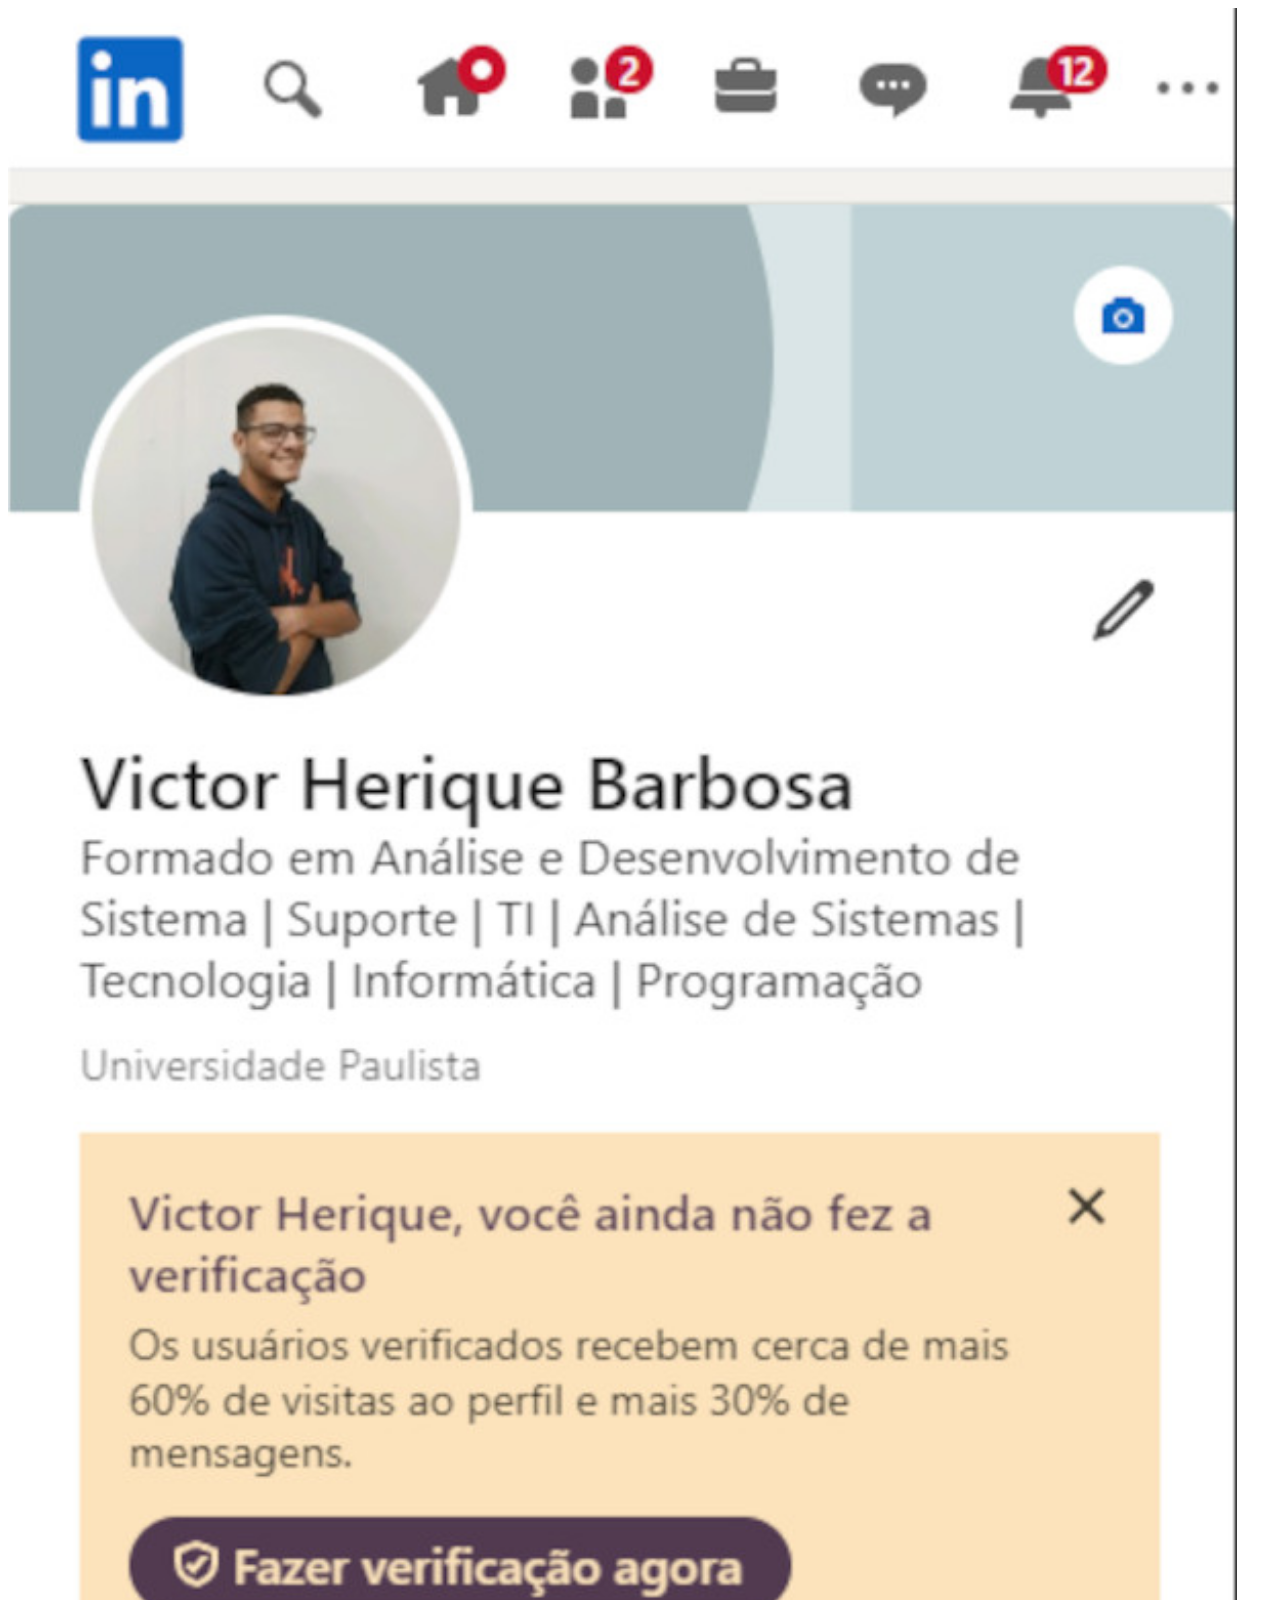
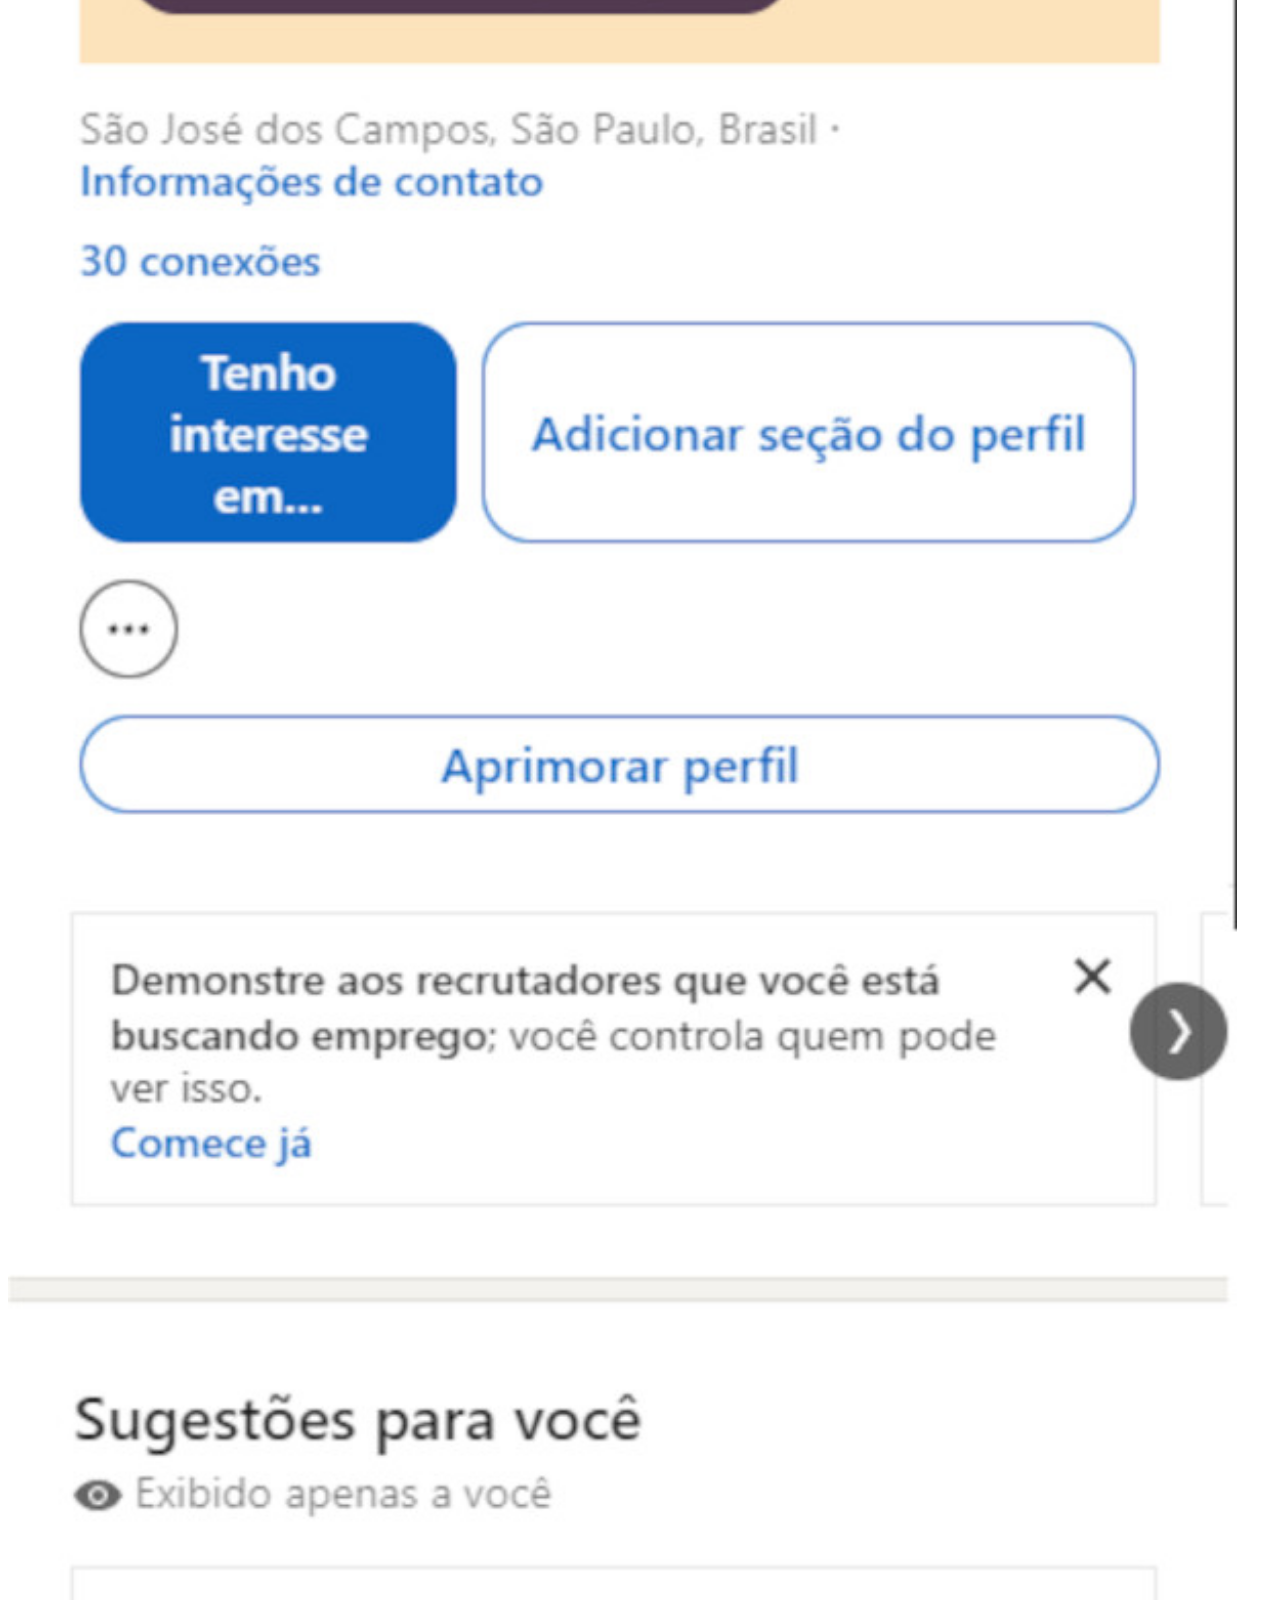
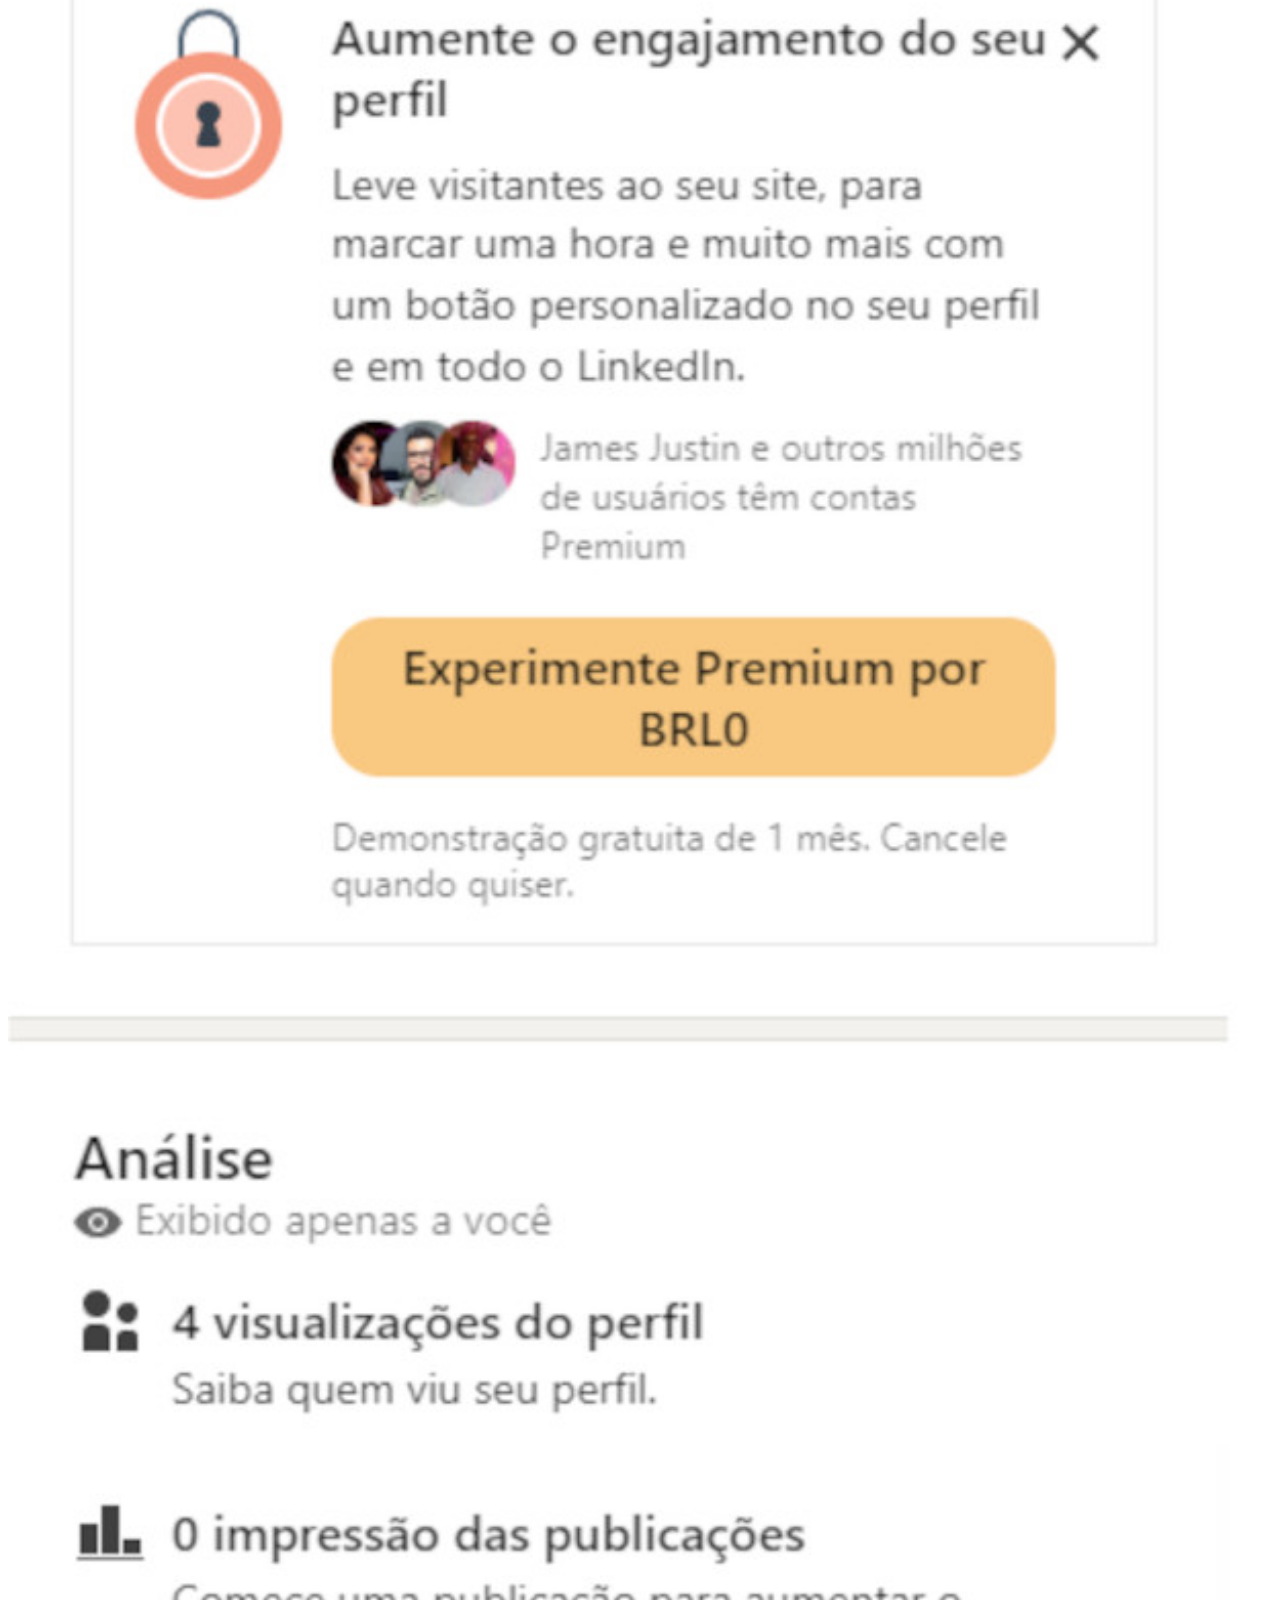
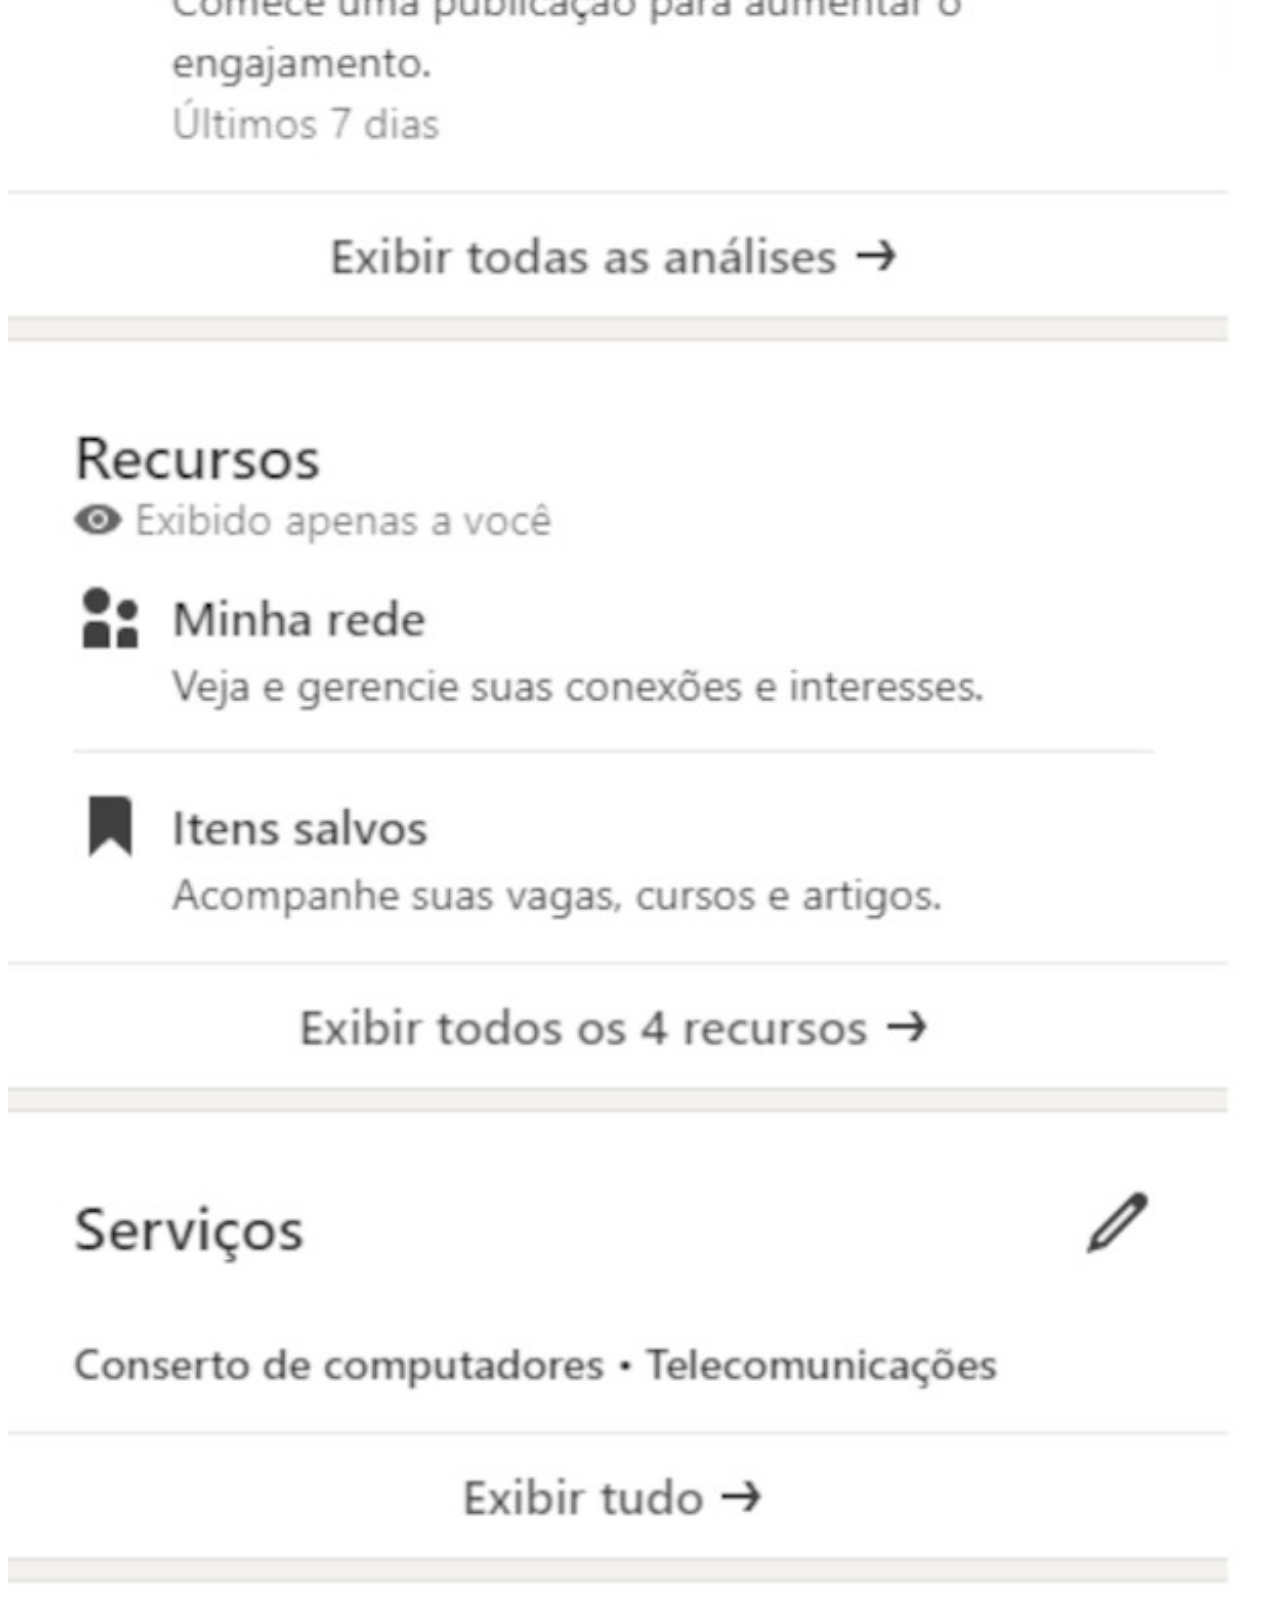
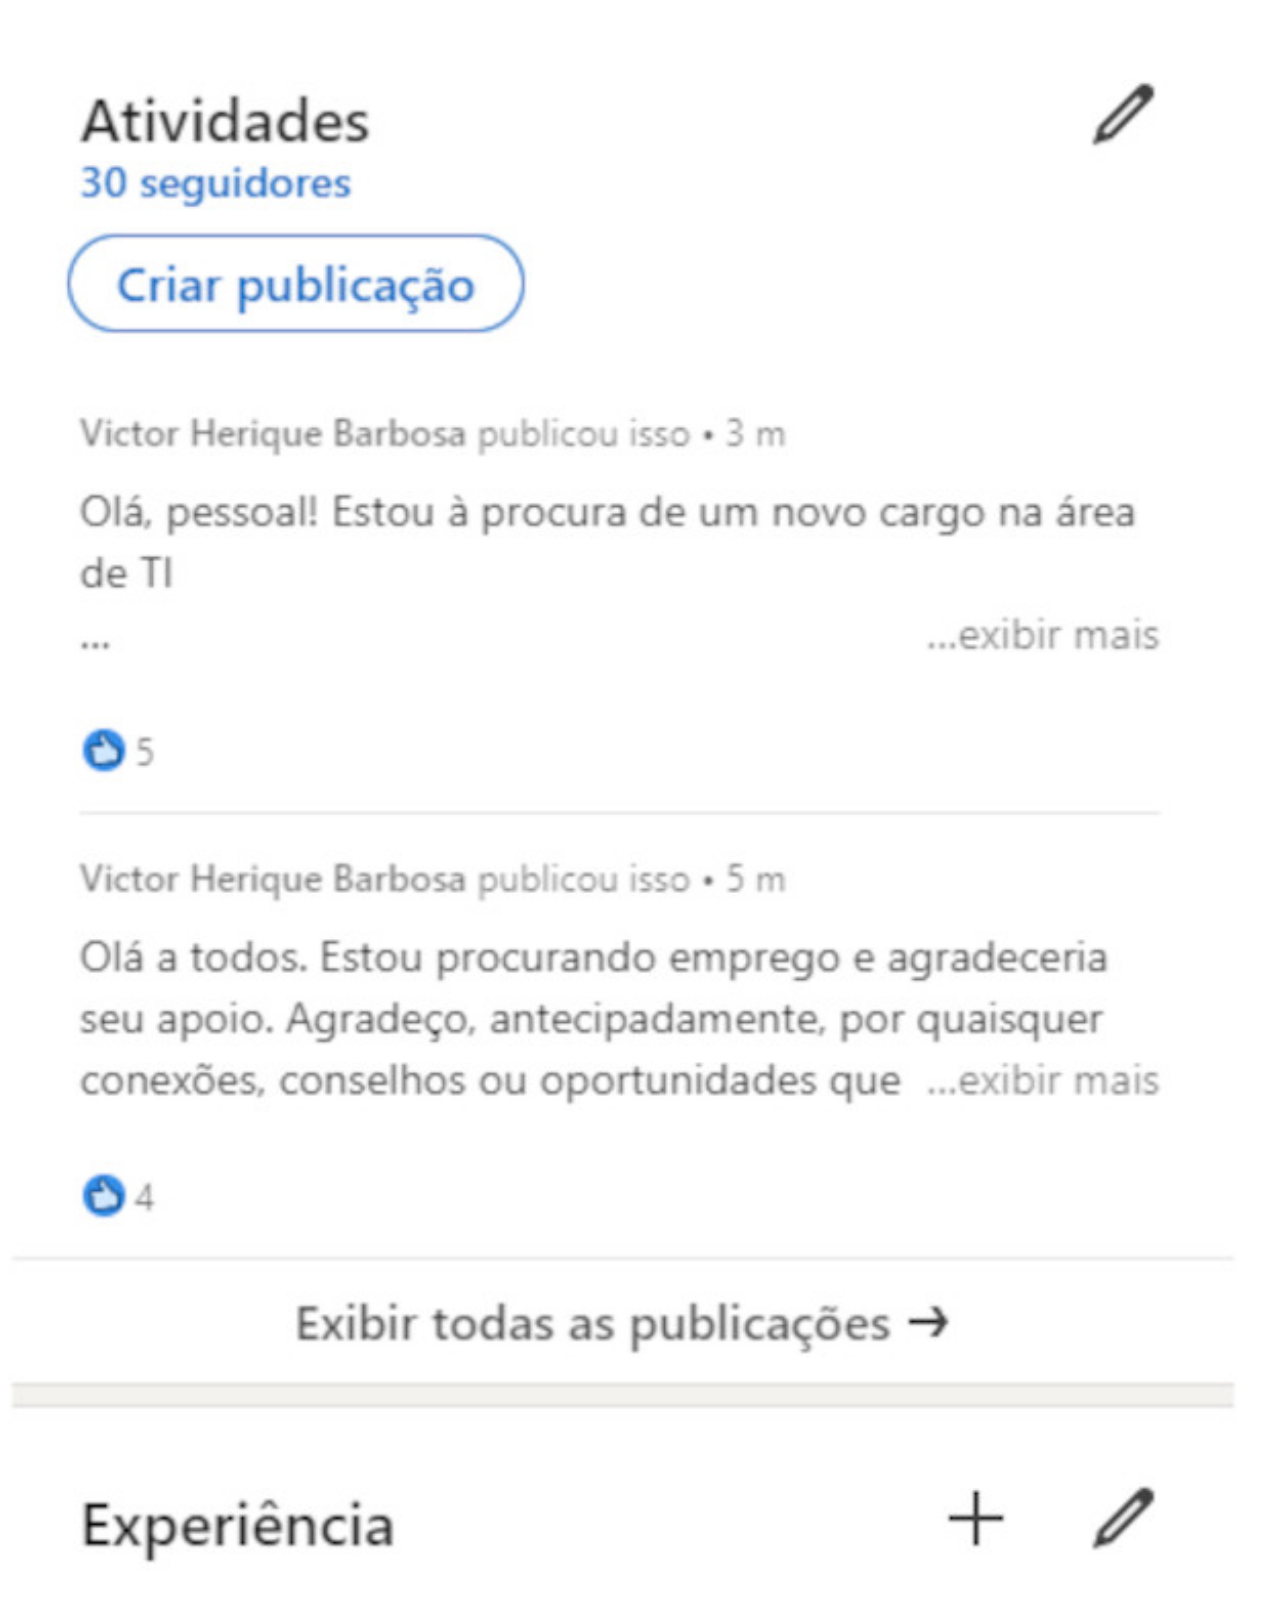
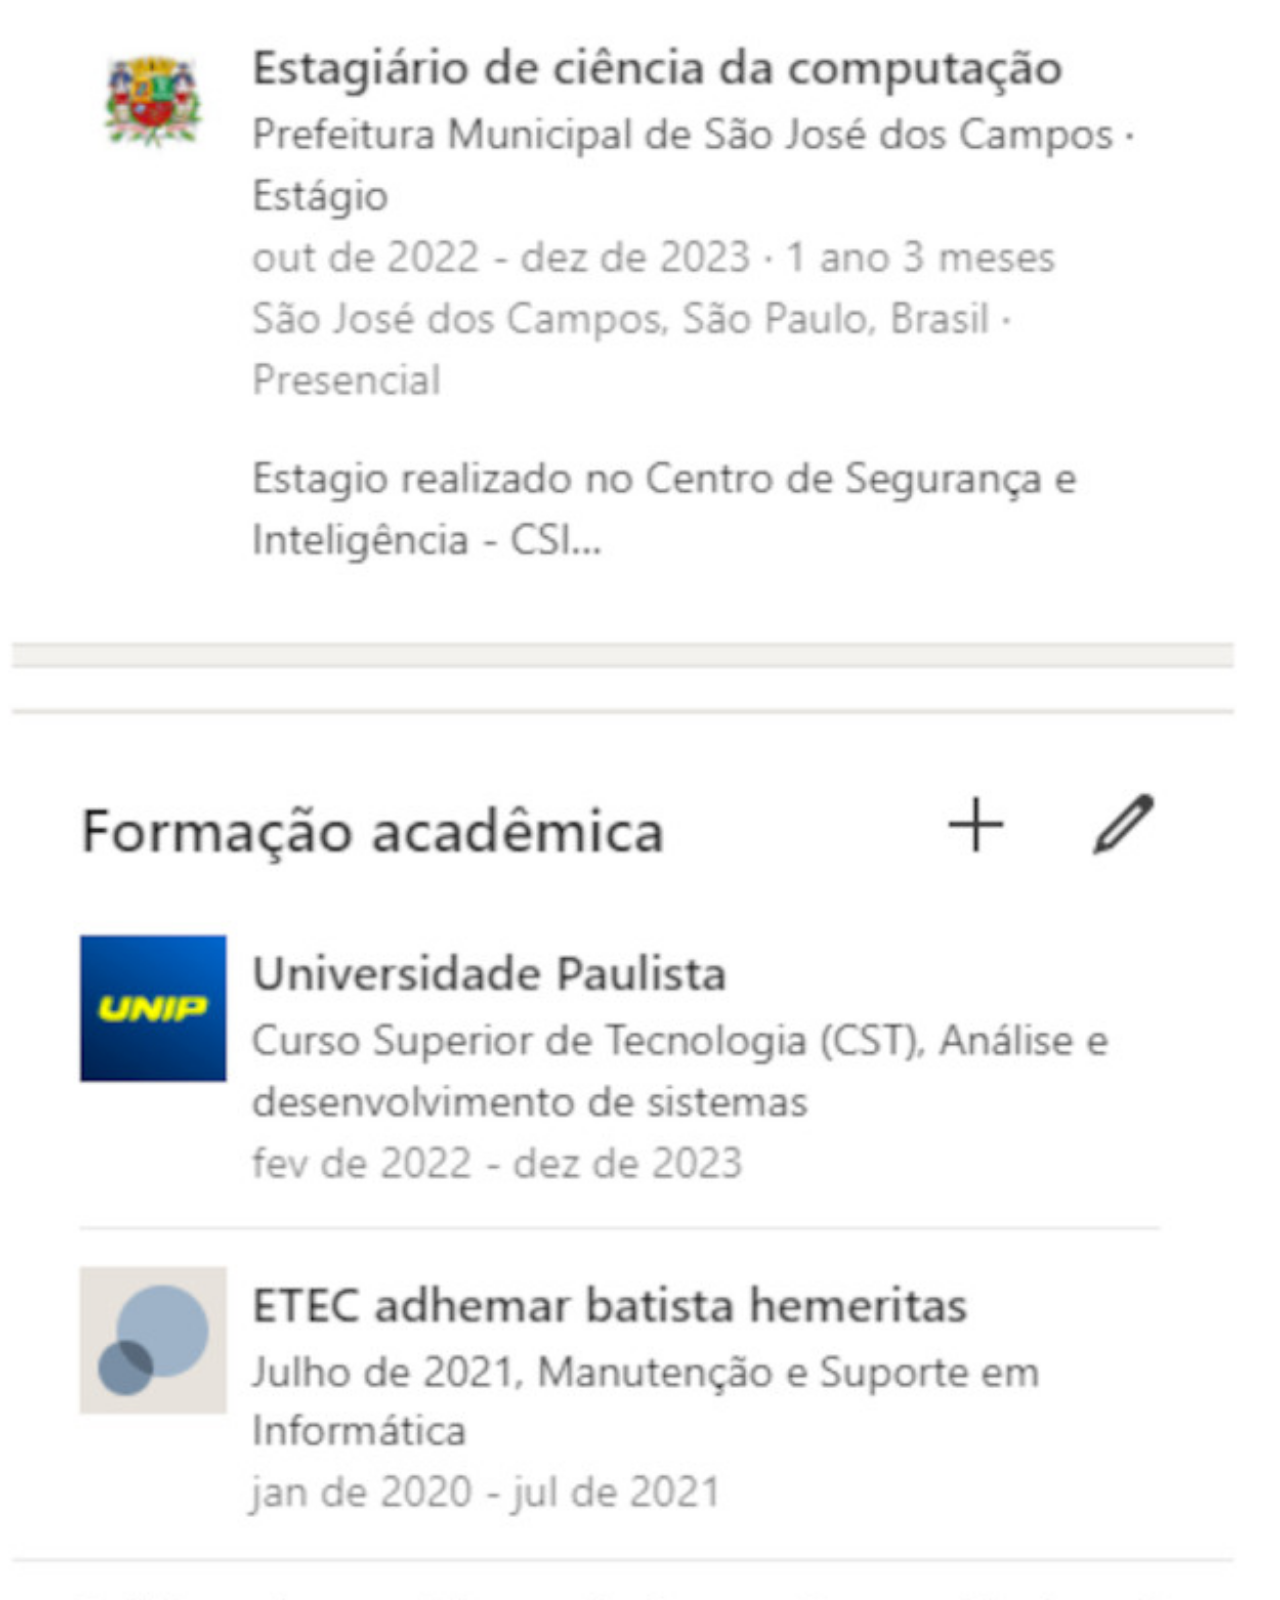
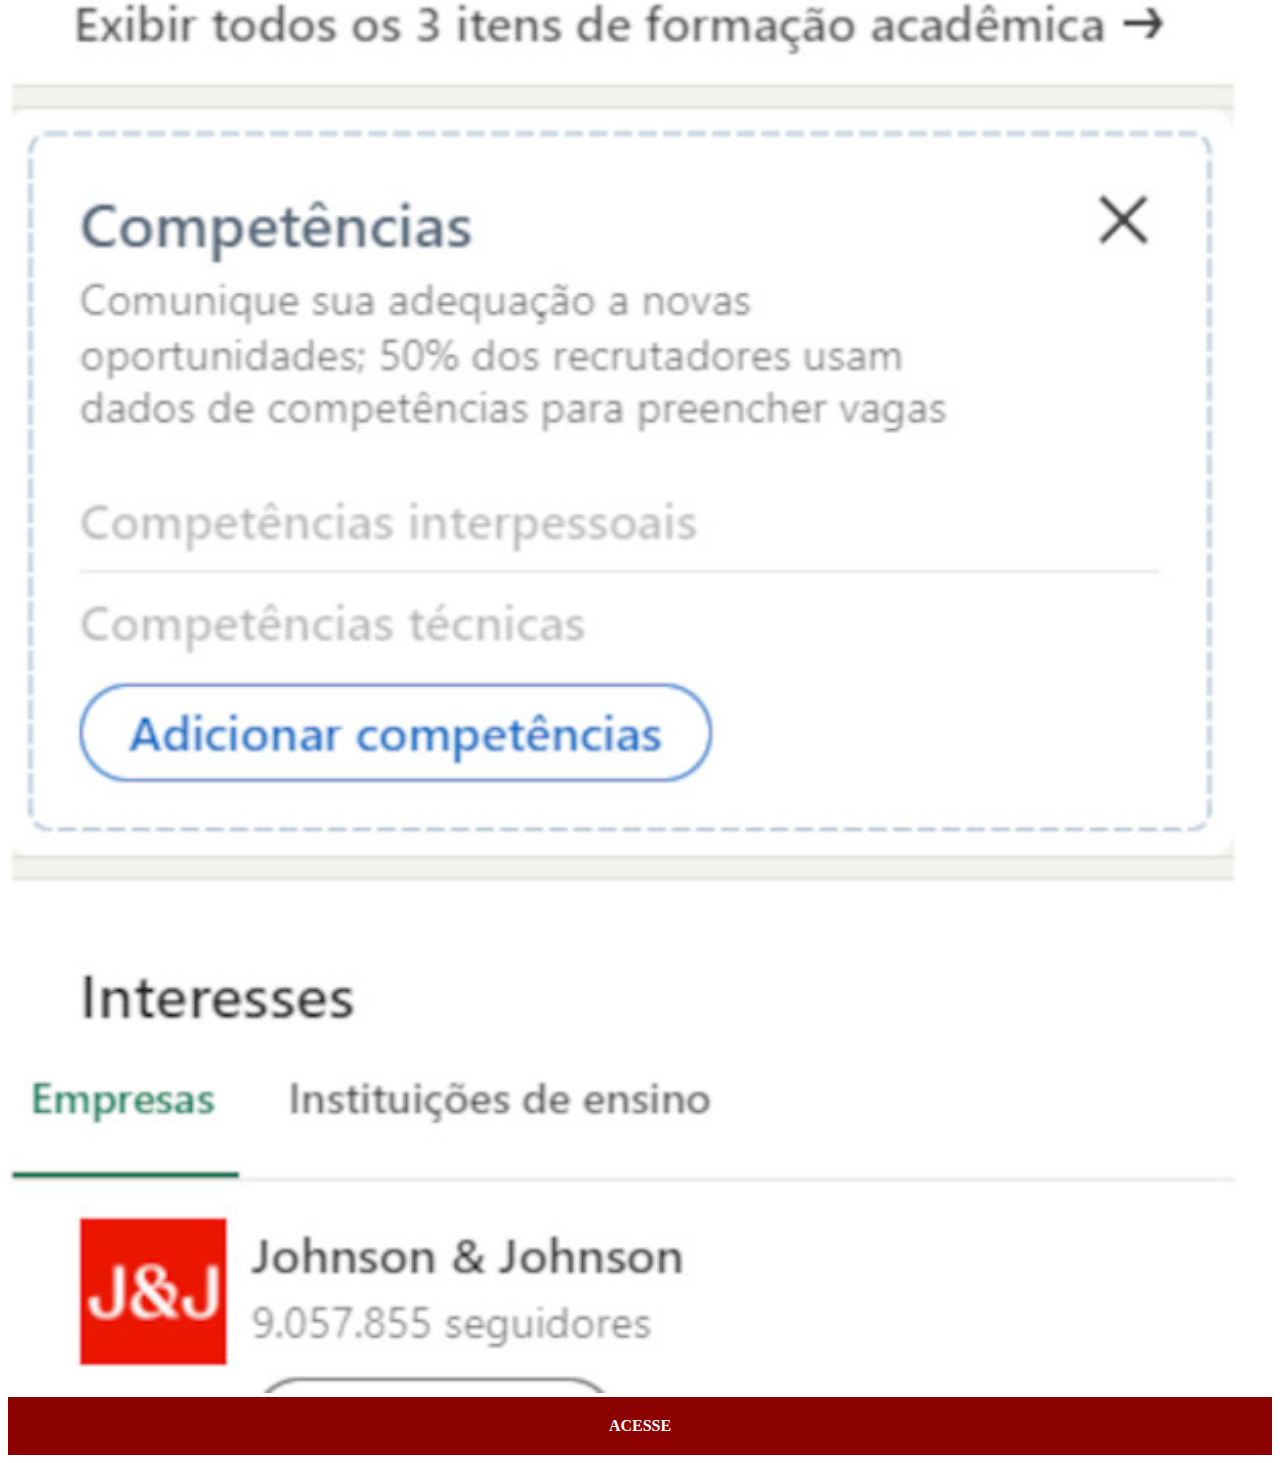
<file: linkedin.html>
<!DOCTYPE html>
<html lang="pt-br">
<head>
    <meta charset="UTF-8">
    <meta name="viewport" content="width=device-width, initial-scale=1.0">
    <title>LinkedIn</title>
    <link rel="stylesheet" href="estilos/social.css">
</head>
<body>
    <img src="imagens/tela-linkedin.jpg" alt="LinkedIn">
    <a href="https://www.linkedin.com/in/victor-barbosaa/" target="_blank">ACESSE</a>
    
</body>
</html>
</file>
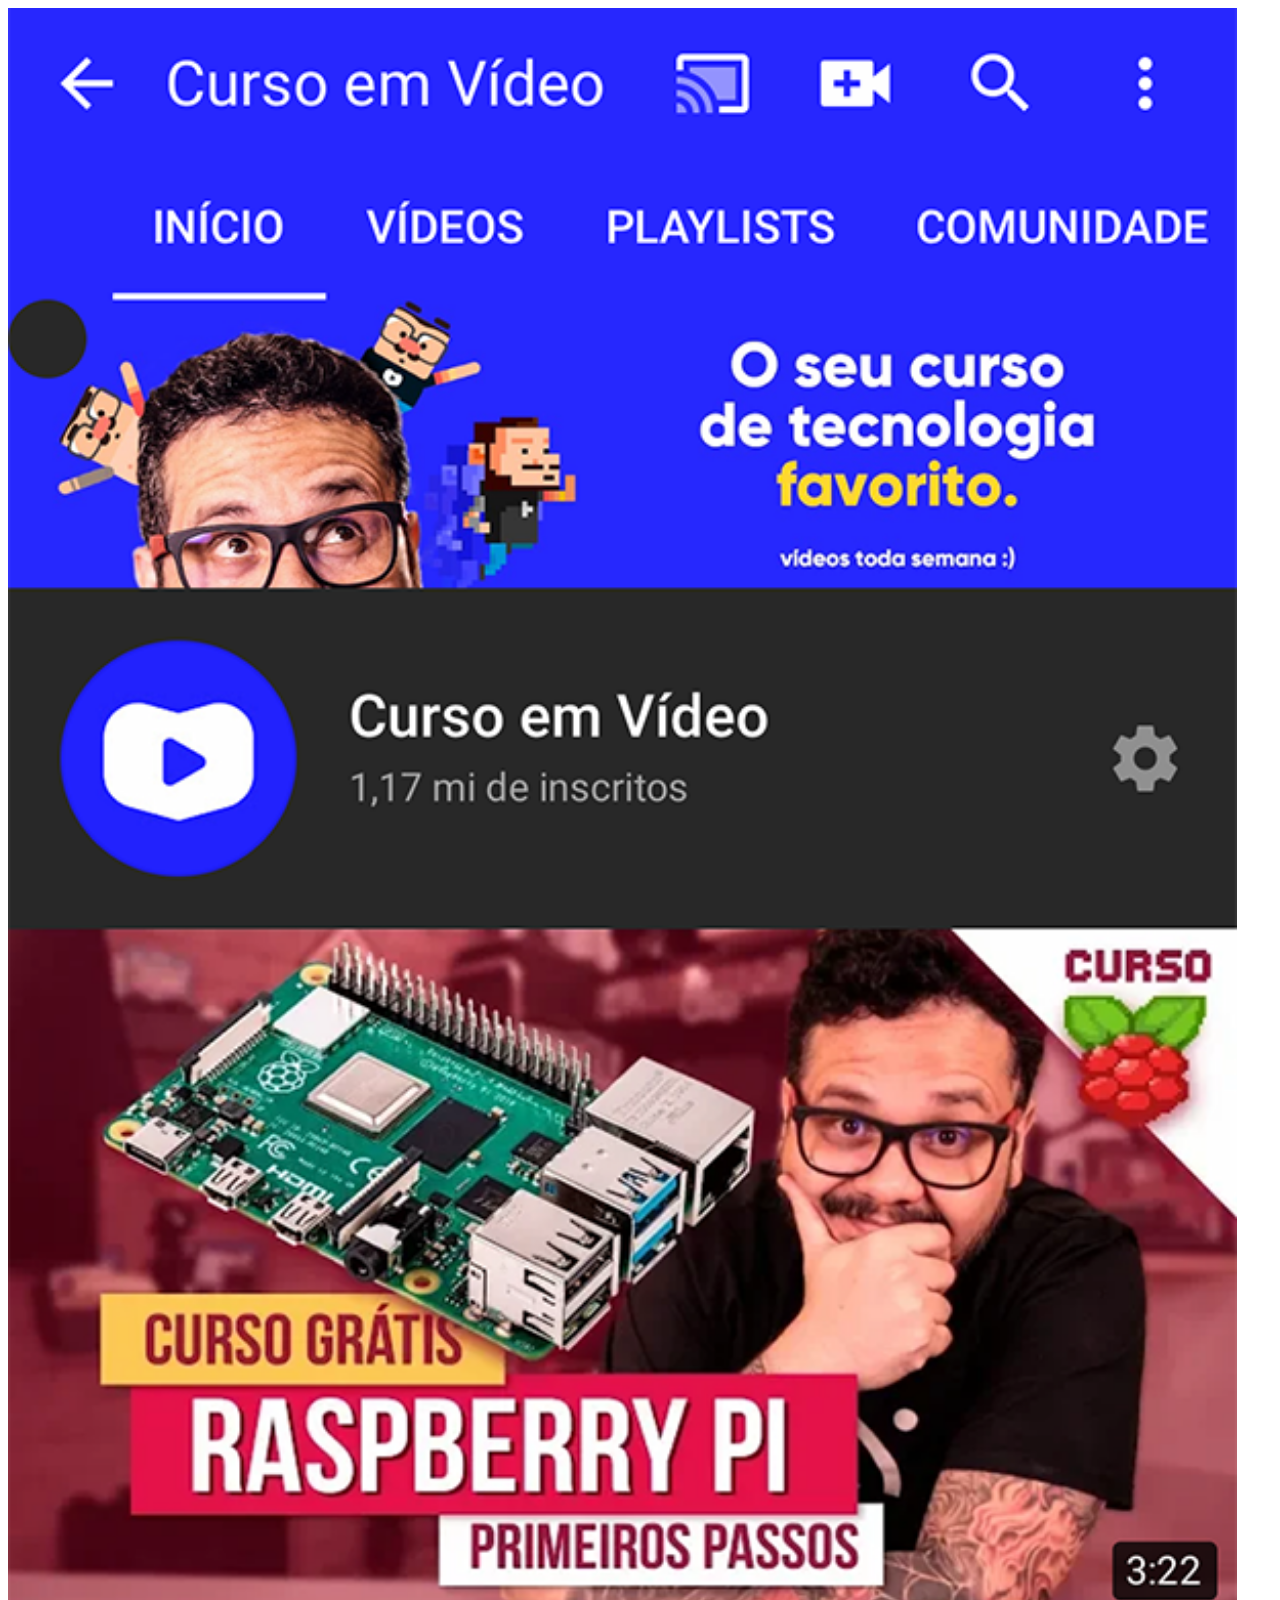
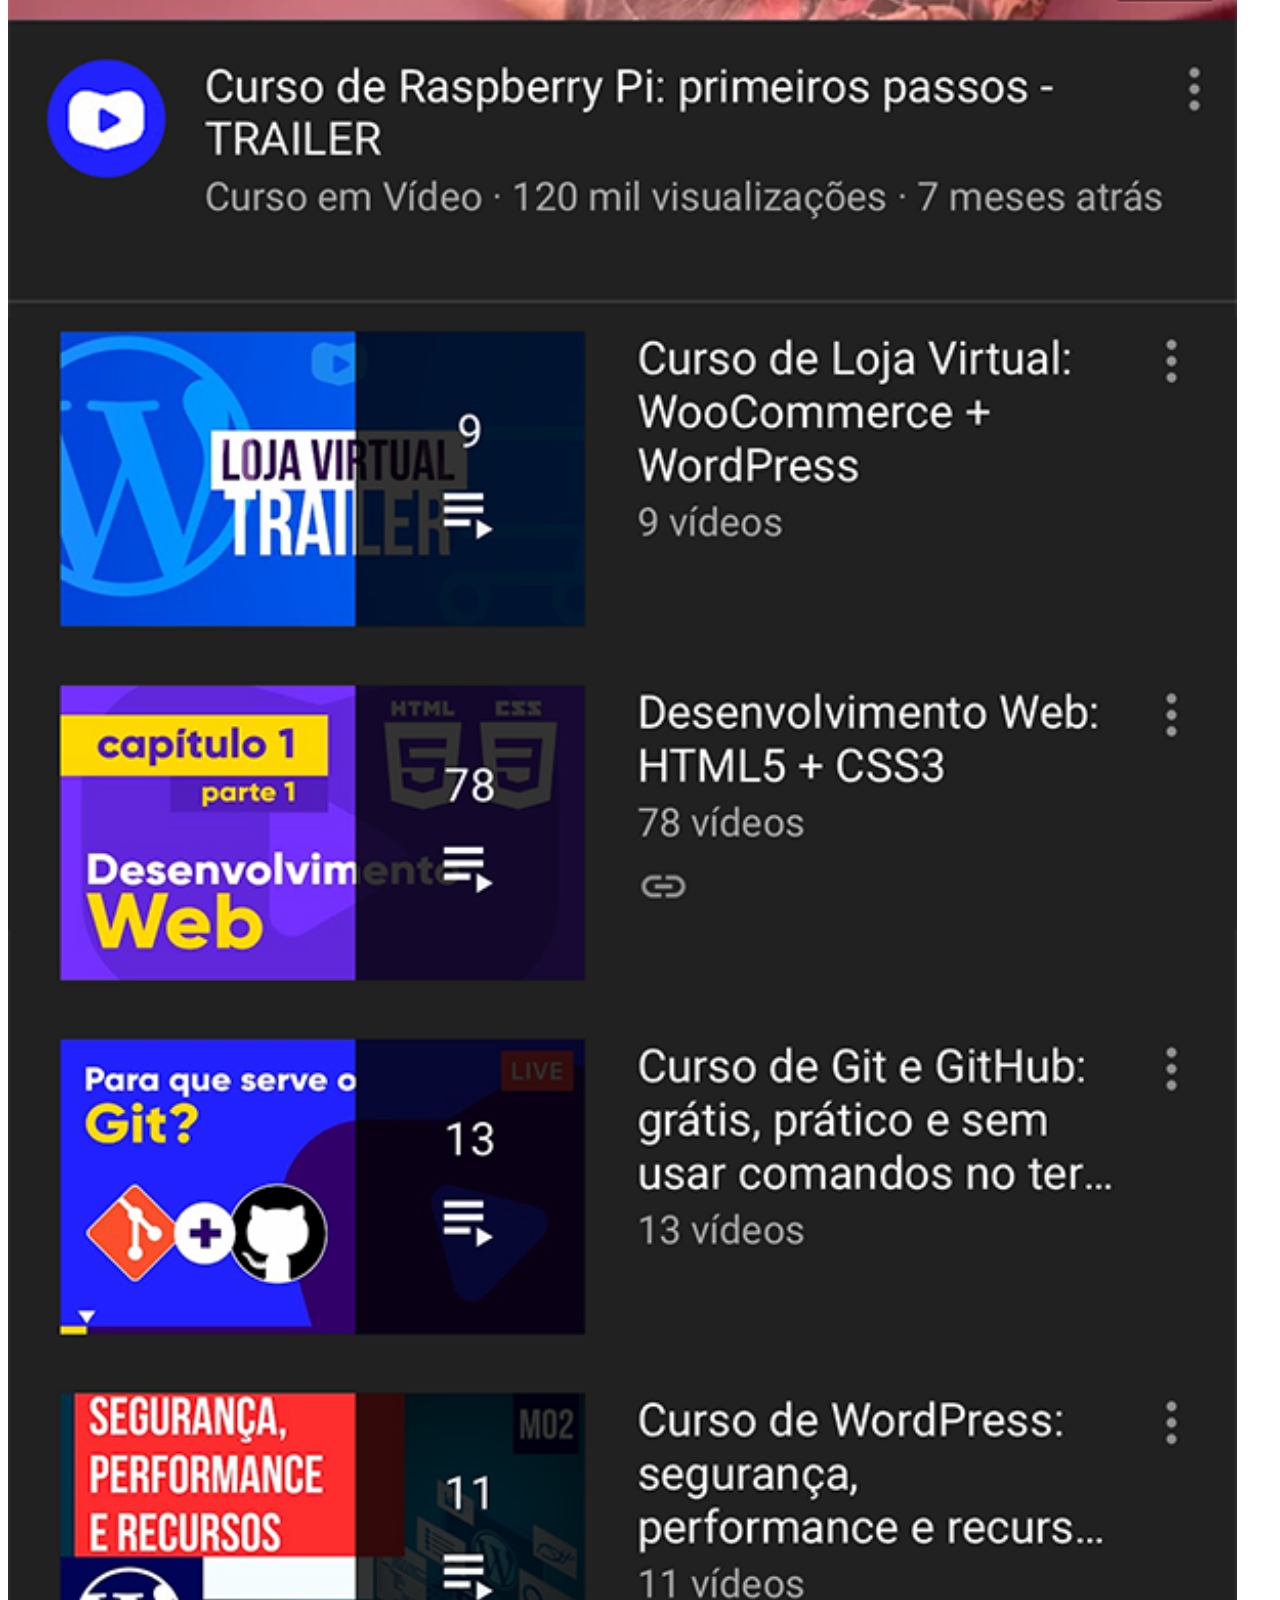
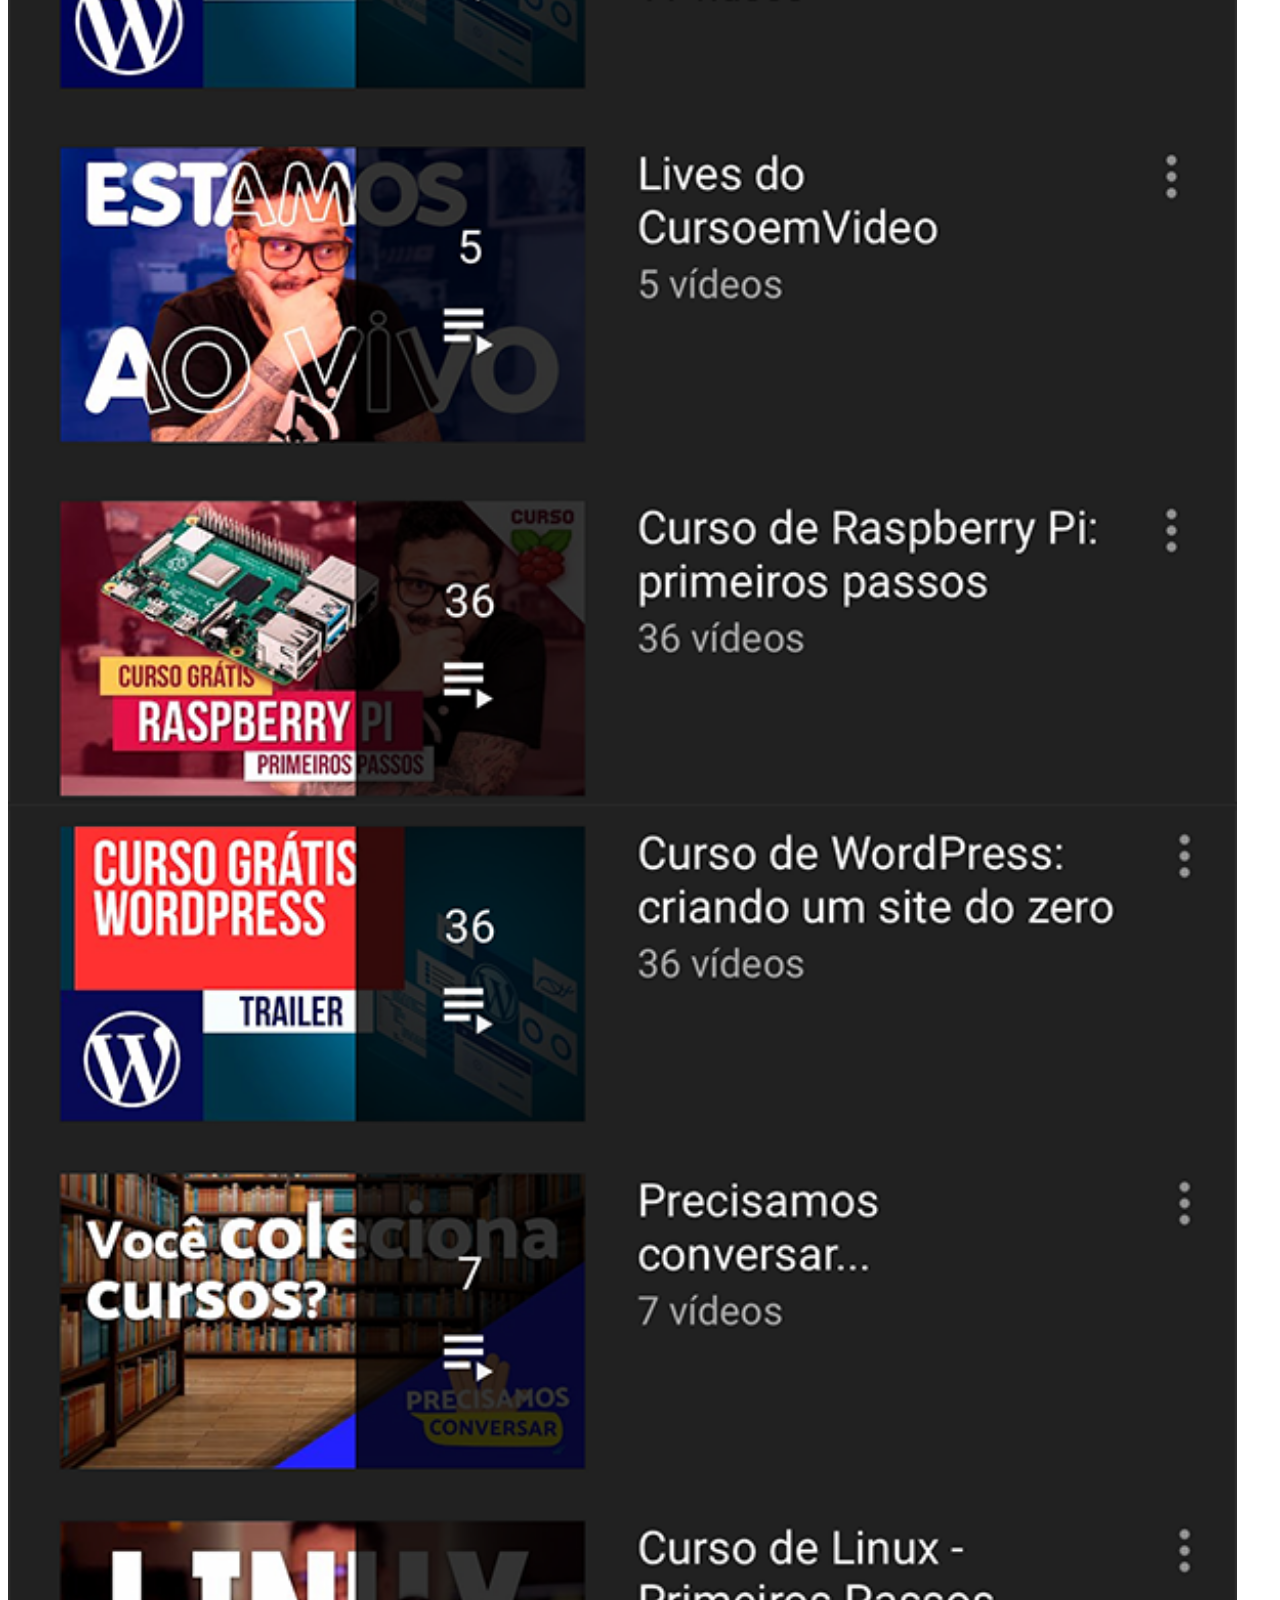
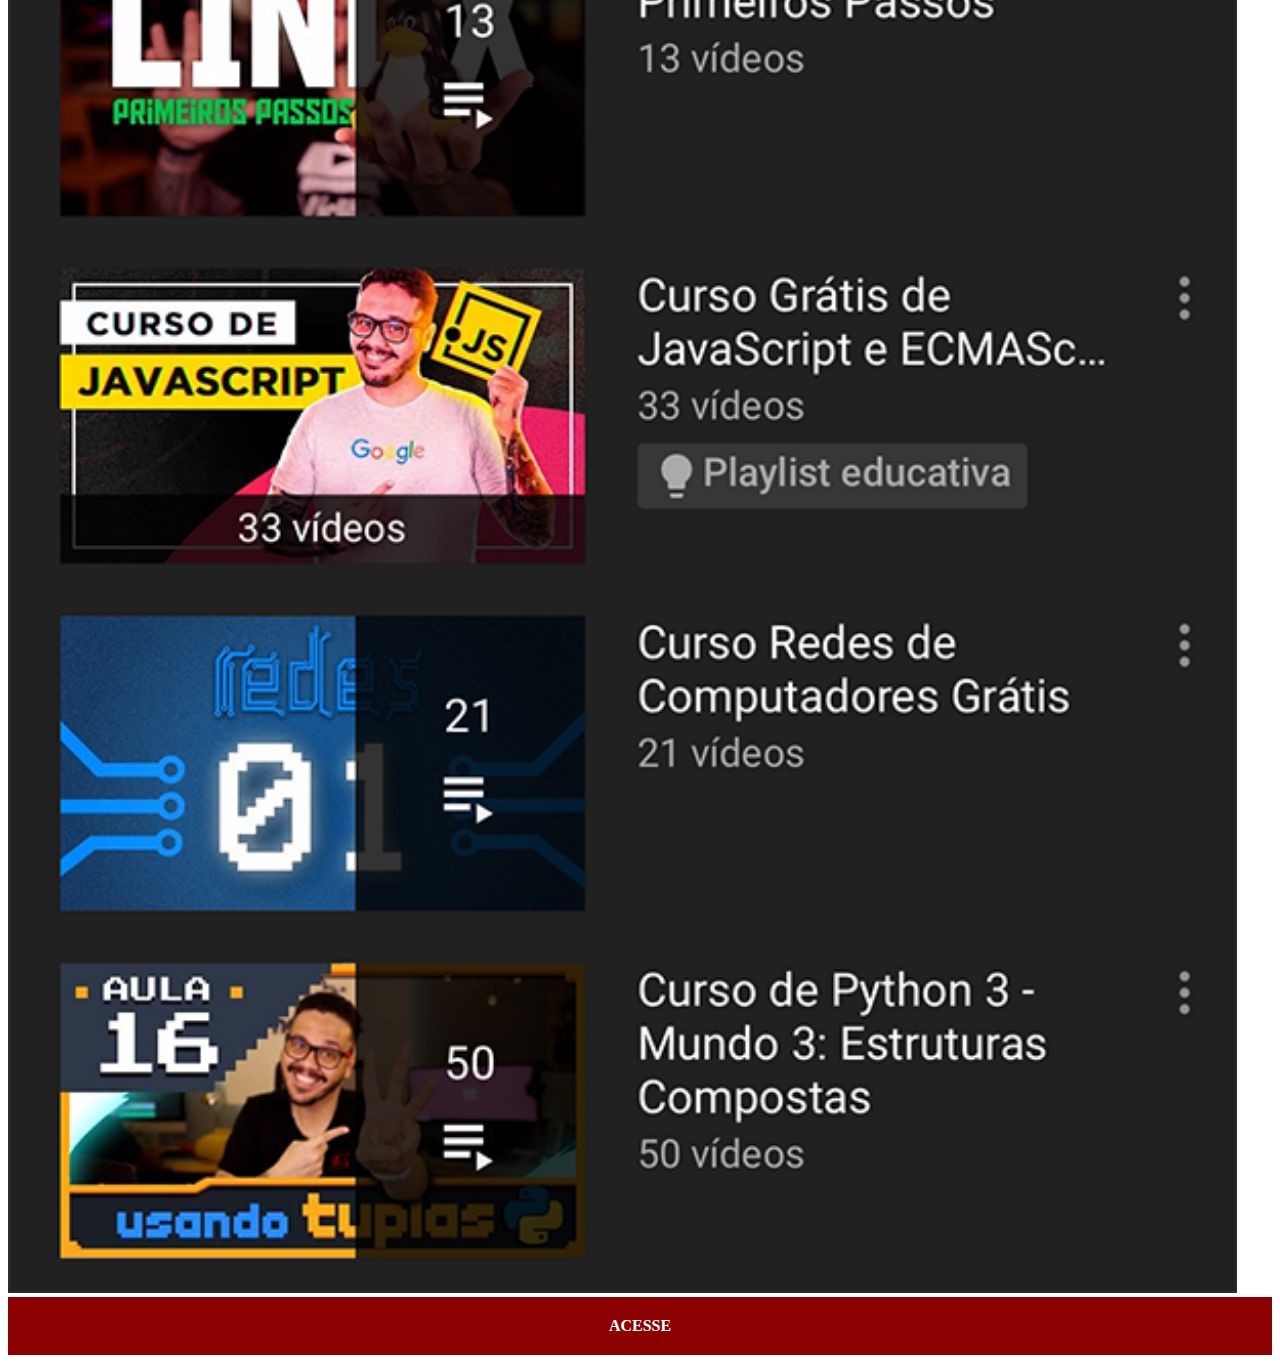
<file: youtube.html>
<!DOCTYPE html>
<html lang="pt-br">
<head>
    <meta charset="UTF-8">
    <meta name="viewport" content="width=device-width, initial-scale=1.0">
    <title>YouTube</title>
    <link rel="stylesheet" href="estilos/social.css">
   
</head>
<body>
    <img src="imagens/tela-youtube.png" alt="YouTube">
    <a href="https://www.youtube.com/@z3vitzin" target="_blank">ACESSE</a>
    
</body>
</html>
</file>
<file: estilos/style.css>
@charset "UTF-8"

* {
    margin: 0px;
    padding: 0px;
    font-family: Arial, Helvetica, sans-serif;
}

html, body{
    height: 99vh;
    width: 99vw;
    background-color: black;

}

body{
    background: url('../imagens/fundo-madeira.jpg') no-repeat top center;
    background-size: cover;
    background-attachment: fixed;
}

main{
    height: 98vh;
    position: relative;
}

section#telefone {
    position: absolute;
    top: 50%;
    left: 50%;
    transform: translate(-50%, -50%);

    height: 627px;
    width: 311px;
    background: url('../imagens/frame-iphone.png') no-repeat;

}

iframe#tela{
    position: relative;
    top: 80px;
    left: 20px;
    width: 269px;
    height: 473px;
}

section#redes-sociais{
    text-align: right;
}



section#redes-sociais img{
    width: 50px;
    height: 50px;
    margin: 10px;
    border-radius: 50%;
    box-shadow: 2px 2px 5px rgba(0, 0, 0, 0.411);
    box-sizing: border-box;
}

section#redes-sociais img:hover {
    border: 2px solid rgba(255, 255, 255, 0.596);
    transform: translate(-3px, -3px);
    box-shadow: 5px 5px 10px rgba(0, 0, 0, 0.638);
    transition: transform .5s;
}
</file>
<file: estilos/social.css>
@charset "UTF-8"


*{
    margin: 0px;
    padding: 0px;
    font-family: Arial, Helvetica, sans-serif;
}

::-webkit-scrollbar{
    width: 0px;
    height: 0px;
}

img{
    width: 96vw;


}

a{
    display: block;
    background-color: darkred;
    padding: 20px;
    text-align: center;
    font-weight: bolder;
    text-decoration: none;
    color: white;
}

a:hover{
    background-color: red;
}
</file>
